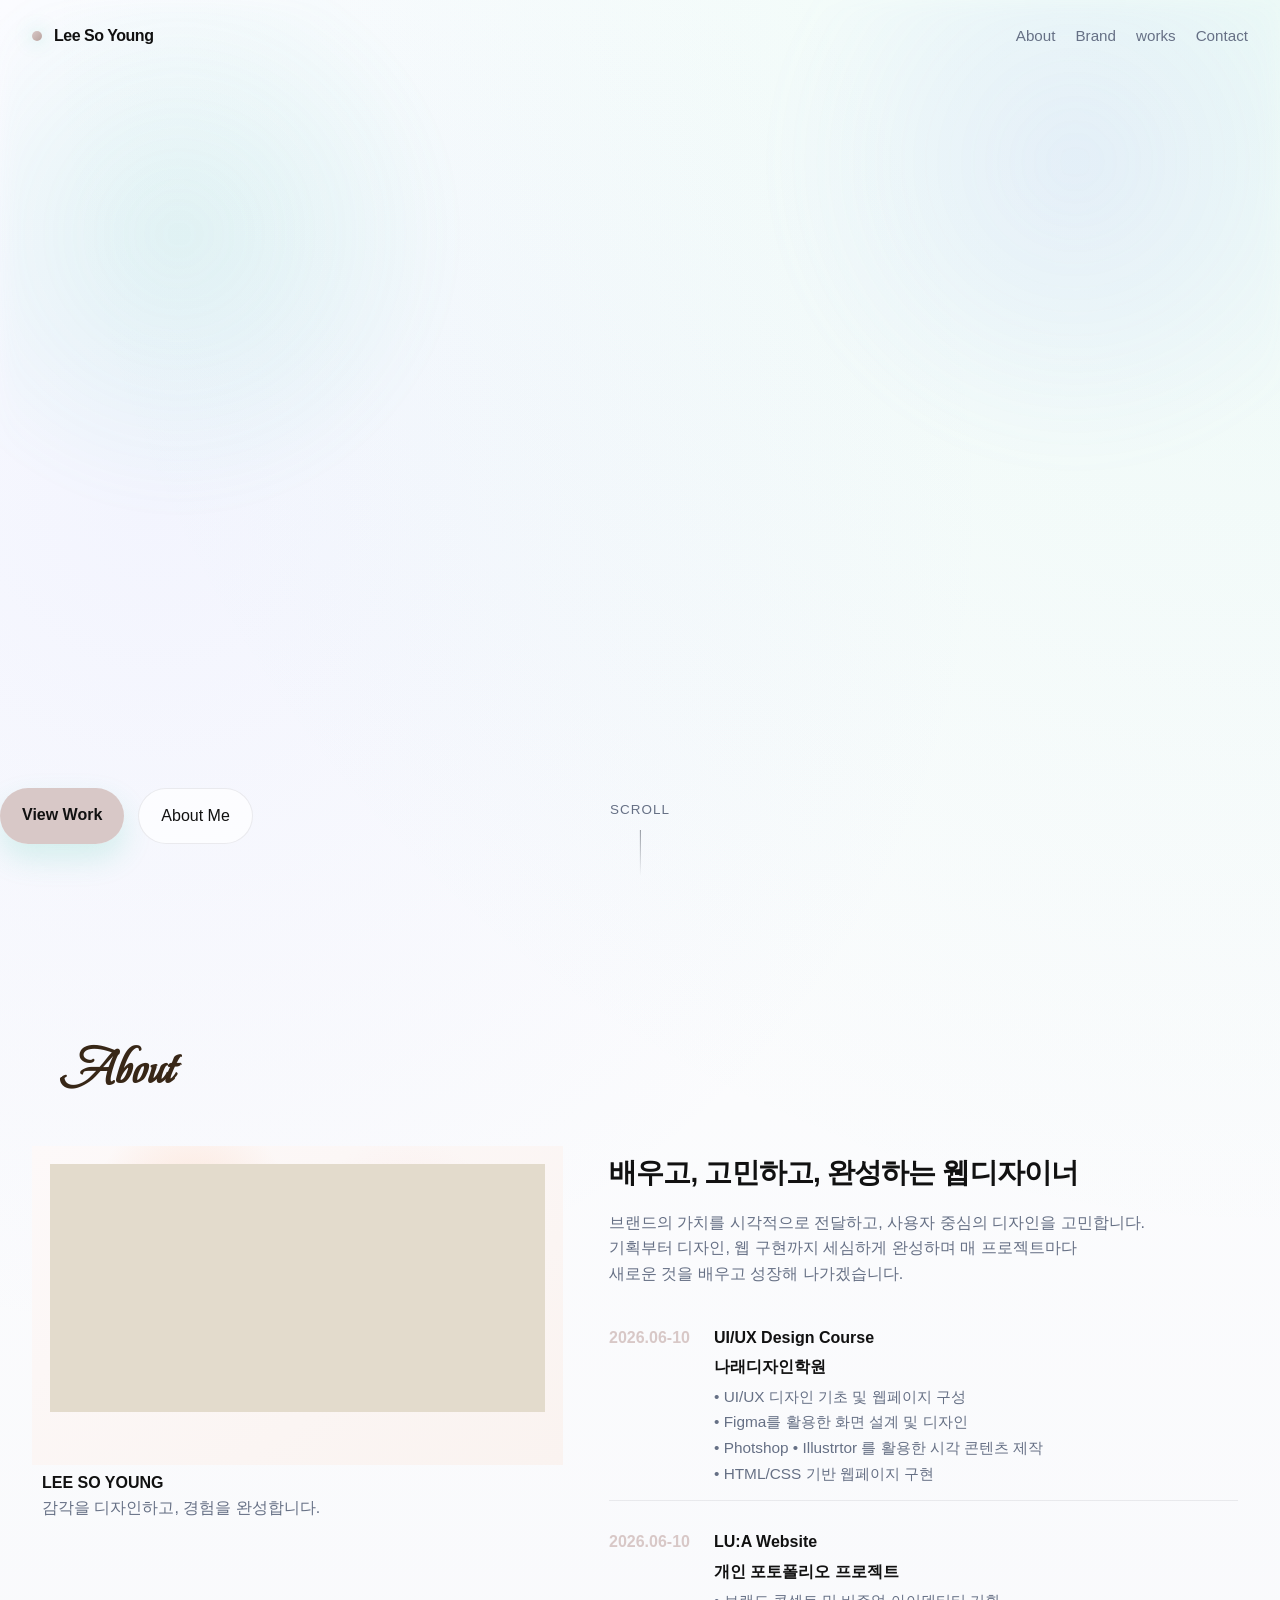
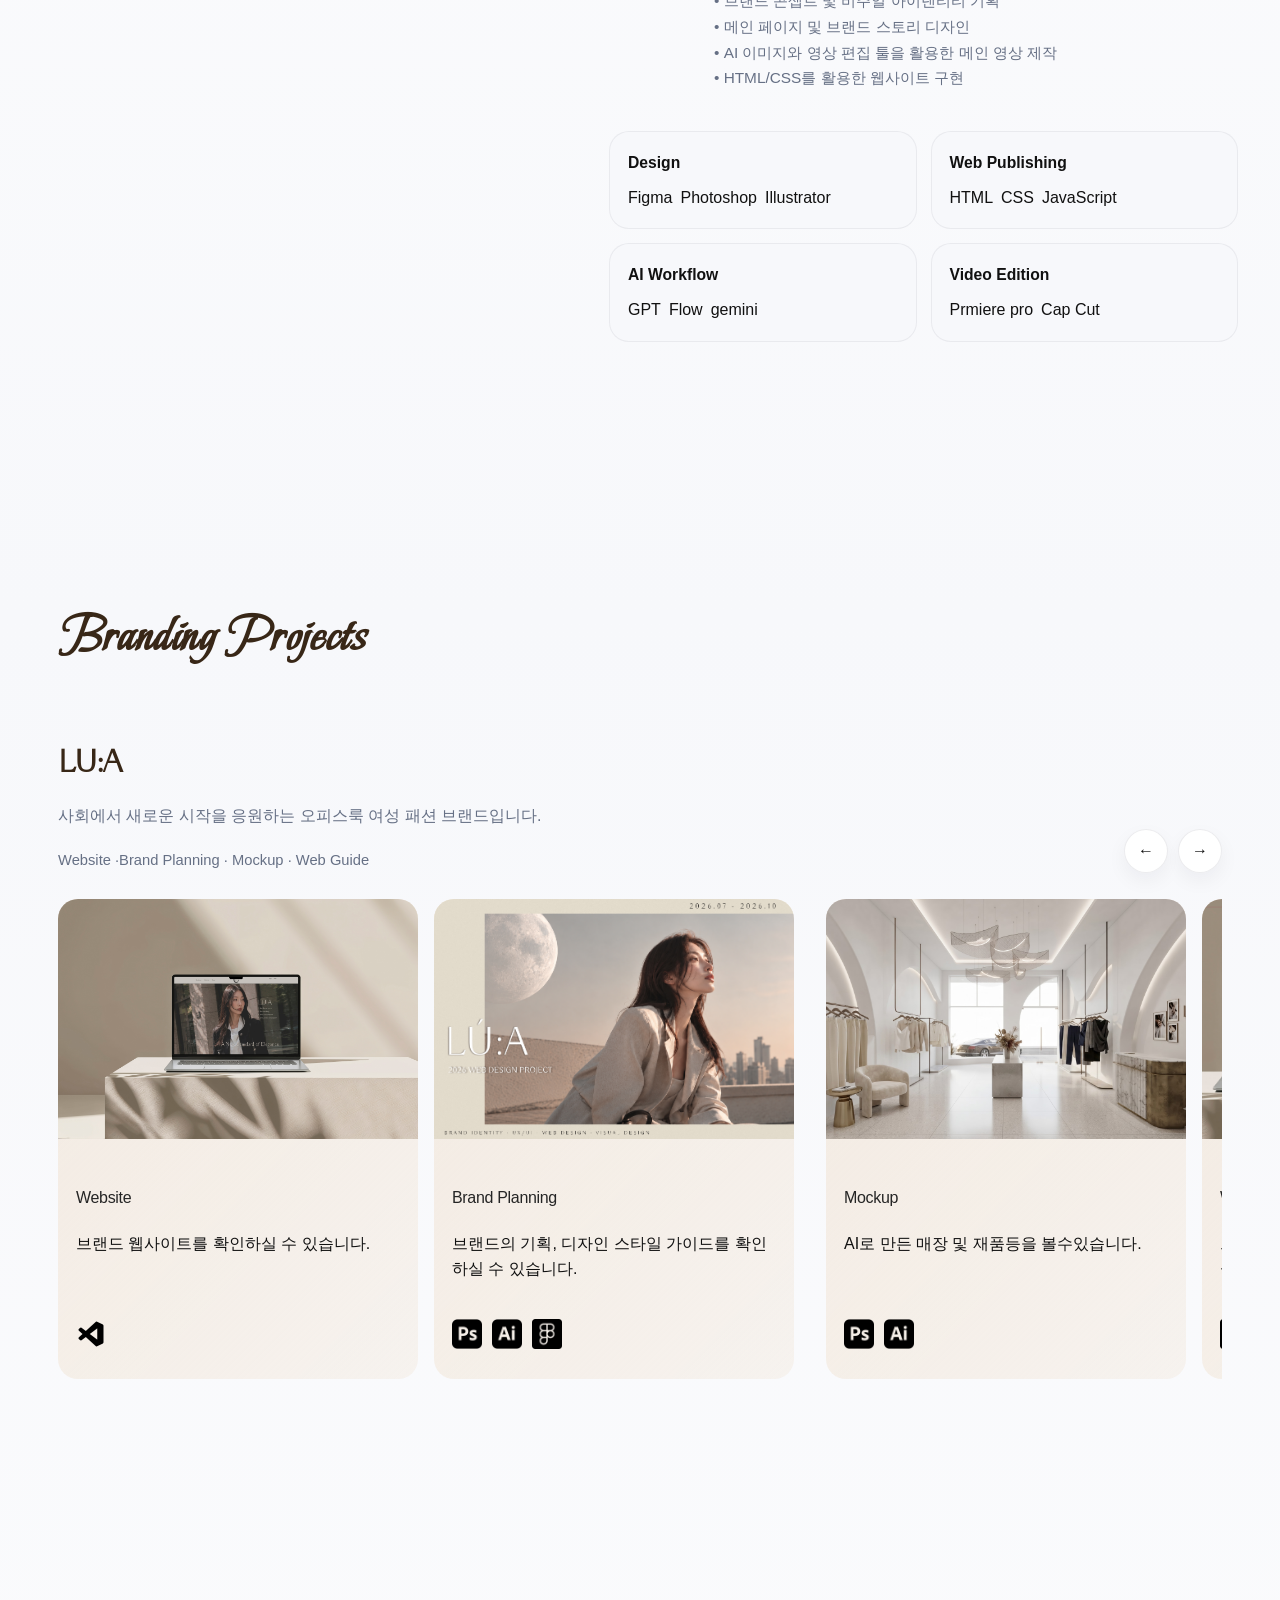
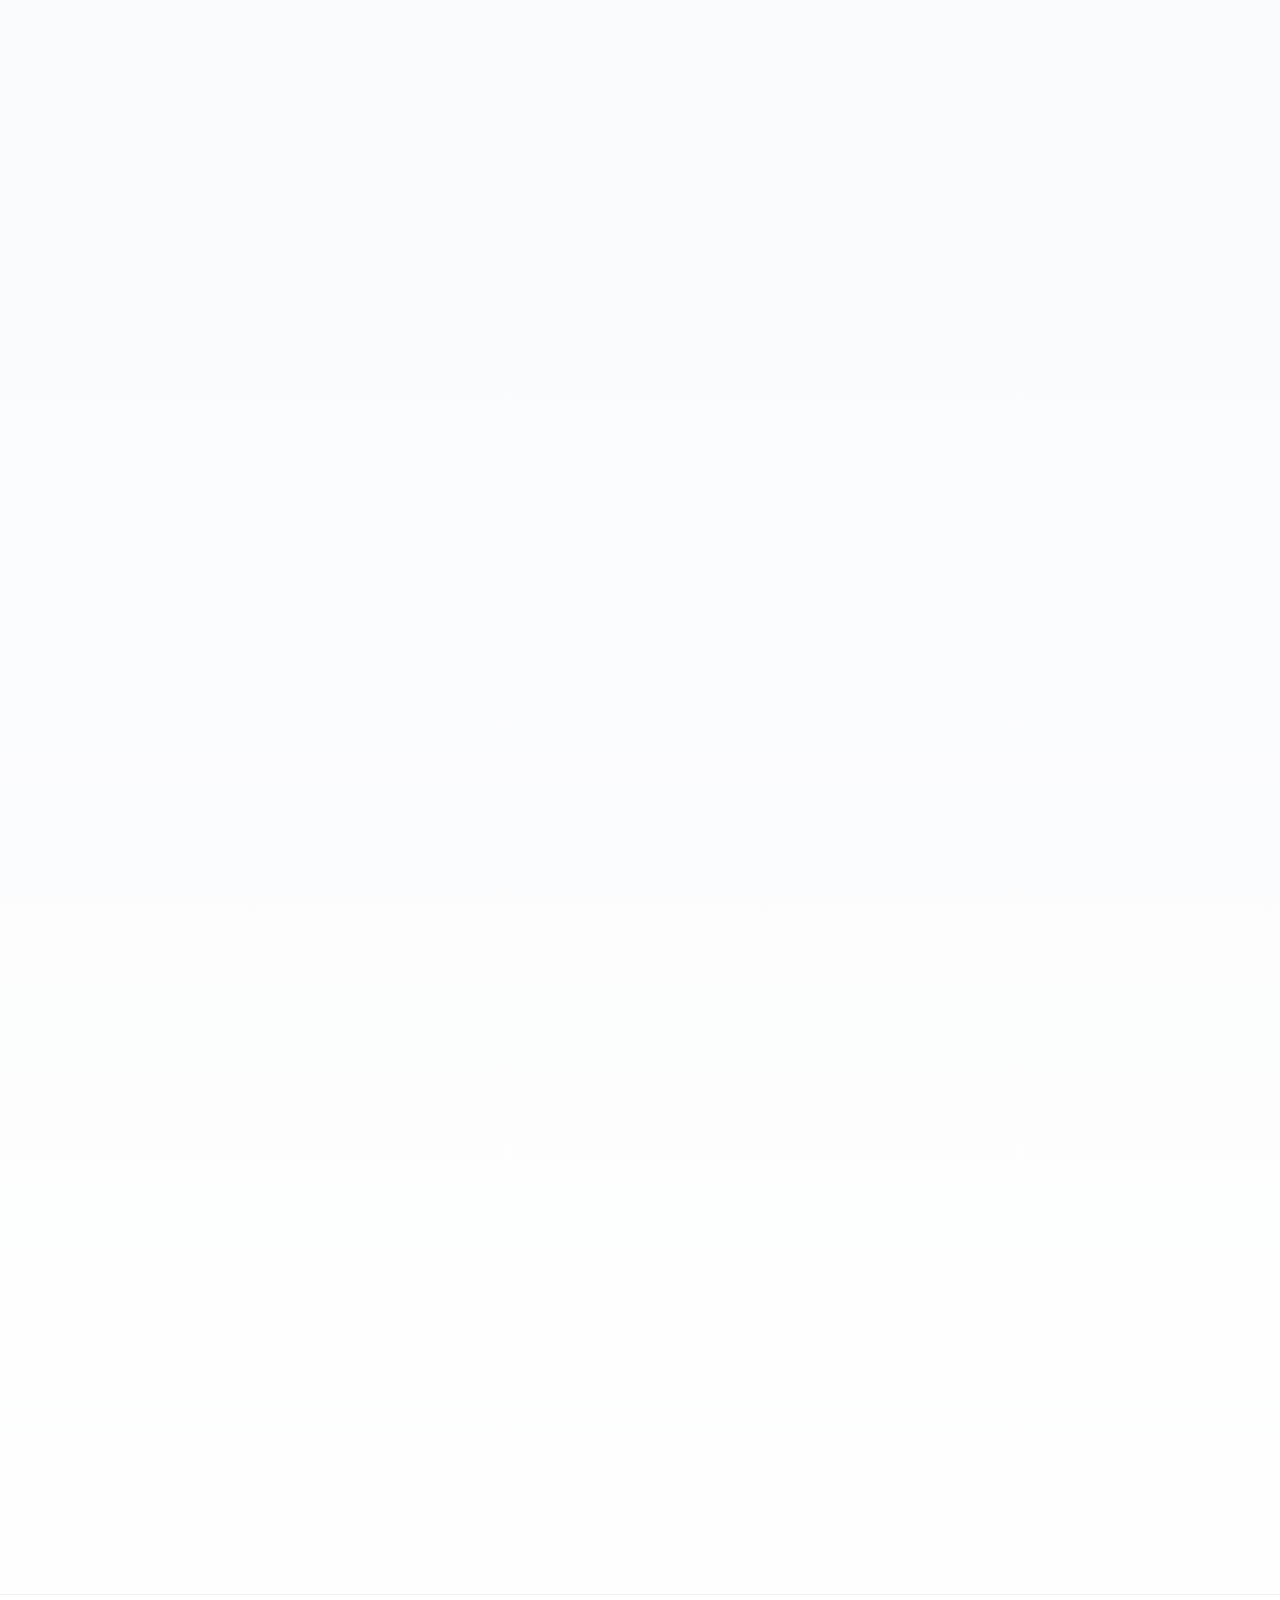
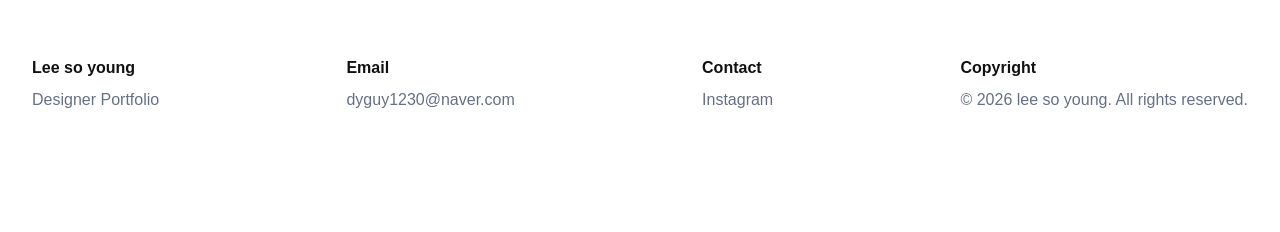
<file: index.html>
<!DOCTYPE html>
<html lang="ko">

<head>
  <meta charset="UTF-8" />
  <meta name="viewport" content="width=device-width, initial-scale=1.0" />
  <title>Portfolio</title>
  <!-- web폰트 연결 -->
  <link rel="preconnect" href="https://fonts.googleapis.com">
  <link rel="preconnect" href="https://fonts.gstatic.com" crossorigin>
  <link href="https://fonts.googleapis.com/css2?family=Beau+Rivage&display=swap" rel="stylesheet">
  <link href="https://fonts.googleapis.com/css2?family=Buda:wght@300&display=swap" rel="stylesheet">

  <link rel="shortcut icon" href="./assets/img/favicon.ico" type="image/x-icon">
  <link rel="stylesheet" href="assets/css/style.css">


</head>

<body>
  <header class="site-header" id="siteHeader">
    <nav class="nav">
      <a href="#hero" class="brand">Lee So Young</a>
      <div class="nav-links">
        <a href="#about">About</a>
        <a href="#branding">Brand</a>
        <a href="#works">works</a>
        <a href="#contact">Contact</a>
      </div>
    </nav>
  </header>

  <main>
    <section class="hero" id="hero">
      <video class="hero-video" autoplay muted loop playsinline preload="metadata">
        <source src="assets/video/main-demo.mp4" type="video/mp4" />
      </video>
      <div class="hero-inner">
        <div class="hero-actions">
          <a class="btn btn-primary" href="#branding">View Work</a>
          <a class="btn btn-secondary" href="#about">About Me</a>
        </div>
      </div>

      <div class="scroll-indicator">Scroll</div>
    </section>

    <section class="section" id="about">
      <div class="container">
        <div class="section-head reveal reveal-scale">
          <div>
            <!-- <span class="eyebrow">이력과 기능을 함께 보여주는 소개 섹션</span> -->
            <h2 class="font">About</h2>
          </div>
          <!-- <p>
            단순한 자기소개가 아니라, 경력·작업 방향·도구 역량을 동시에 보여줄 수 있도록 설계한 영역입니다.
          </p> -->
        </div>

        <div class="about-grid">
          <article class="card profile-card reveal reveal-left">
            <div class="profile-media" style="background:
                radial-gradient(circle at 30% 20%, rgba(255, 145, 81, 0.18), transparent 22%),
                radial-gradient(circle at 70% 30%, rgba(255, 189, 189, 0.18), transparent 24%),
                linear-gradient(145deg, #fdf9f9 0%, #faf3f0 100%);
                position: relative; overflow: hidden;">
              <div style="position:absolute; inset:18px;">
                <video class="thumb-video" autoplay loop muted playsinline preload="metadata">
                  <source src="./assets/video/frofile.mp4" type="video/mp4" />
                </video>
              </div>
              <div style="position:relative; z-index:1; text-align:center; color:#fff;">
                <!-- <strong style="display:block; color:#fff; font-size:1.1rem; margin-bottom:8px;">Profile
                  Visual</strong>
                <span>Image / Motion Portrait Placeholder</span> -->
              </div>
            </div>
            <div class="profile-body">
              <strong>LEE SO YOUNG</strong><br />
              <span style="color: var(--text-muted);">감각을 디자인하고, 경험을 완성합니다.</span>
            </div>
          </article>

          <article class="card about-body reveal reveal-right">
            <h3>배우고, 고민하고, 완성하는 웹디자이너</h3>
            <p>
              브랜드의 가치를 시각적으로 전달하고, 사용자 중심의 디자인을 고민합니다.
              <br>기획부터 디자인, 웹 구현까지 세심하게 완성하며 매 프로젝트마다
              <br>새로운 것을 배우고 성장해 나가겠습니다.
            </p>

            <div class="timeline">
              <div class="timeline-item">
                <div class="timeline-year">2026.06-10</div>
                <div class="timeline-role">
                  <strong>UI/UX Design Course</strong>
                  <strong>나래디자인학원</strong>
                  <span>• UI/UX 디자인 기초 및 웹페이지 구성</span>
                  <br><span>• Figma를 활용한 화면 설계 및 디자인</span>
                  <br><span>• Photshop • Illustrtor 를 활용한 시각 콘텐츠 제작</span>
                  <br><span>• HTML/CSS 기반 웹페이지 구현</span>
                </div>
              </div>
              <div class="timeline-item">
                <div class="timeline-year">2026.06-10</div>
                <div class="timeline-role">
                  <strong>LU:A Website</strong>
                  <strong>개인 포토폴리오 프로젝트</strong>
                  <span>• 브랜드 콘셉트 및 비주얼 아이덴티티 기획</span>
                  <br><span>• 메인 페이지 및 브랜드 스토리 디자인</span>
                  <br><span>• AI 이미지와 영상 편집 툴을 활용한 메인 영상 제작</span>
                  <br><span>• HTML/CSS를 활용한 웹사이트 구현</span>
                </div>
              </div>
              <!-- <div class="timeline-item">
                <div class="timeline-year">Career</div>
                <div class="timeline-role">
                  <strong>Branding / Design / Education</strong>
                  <span>브랜드 기획, 시각디자인, 콘텐츠 제작, 웹 기획·프론트엔드 연계</span>
                </div>
              </div> -->
            </div>

            <div class="skills">
              <section class="skill-group">
                <h4>Design</h4>
                <div class="skill-tags">
                  <span class="tag">Figma</span>
                  <span class="tag">Photoshop</span>
                  <span class="tag">Illustrator</span>
                </div>
              </section>
              <section class="skill-group">
                <h4>Web Publishing</h4>
                <div class="skill-tags">
                  <span class="tag">HTML</span>
                  <span class="tag">CSS</span>
                  <span class="tag">JavaScript</span>
                </div>
              </section>
              <section class="skill-group">
                <h4>AI Workflow</h4>
                <div class="skill-tags">
                  <span class="tag">GPT</span>
                  <span class="tag">Flow</span>
                  <span class="tag">gemini</span>
                </div>
              </section>
              <section class="skill-group">
                <h4>Video Edition</h4>
                <div class="skill-tags">
                  <span class="tag">Prmiere pro</span>
                  <span class="tag">Cap Cut</span>
                </div>
              </section>

            </div>
          </article>
        </div>
      </div>
    </section>

    <section class="section" id="branding">
      <div class="container">
        <div class="section-head reveal reveal-scale">
          <div>
            <!-- <span class="eyebrow">브랜드별 한 줄 구성으로 세부 결과물을 미리 보기</span> -->
            <h2>Branding Projects</h2>
          </div>
          <!-- <p>
            각 브랜드마다 브랜드기획, 목업, 웹가이드, 웹사이트를 각각 별도 썸네일로 구성하고,
            한 줄 슬라이드 안에서 빠르게 훑어볼 수 있도록 재구성했습니다.
            <br>페이지 이동 후, 좀 더 자세한 작업 내용을 확인할 수 있습니다.
          </p> -->
        </div>

        <div class="brand-stack">
          <section class="card brand-row reveal reveal-scale">
            <div class="brand-info brand1_color">
              <!-- 브랜드별 색상  brand1_color-->

              <h3>LU:A</h3>
              <p>
                사회에서 새로운 시작을 응원하는 오피스룩 여성 패션 브랜드입니다.
              </p>
              <!-- <div class="brand-meta">
                <span class="tag"><a href="#" target="_blank">Identity</a></span>
                <span class="tag"><a href="#" target="_blank">Design BX</a></span>
                <span class="tag"><a href="#" target="_blank">Web Guide</a></span>
                <span class="tag point-color"><a href="#" target="_blank">Web Site</a></span>
                <span class="tag"><a href="#" target="_blank">Video Guide</a></span>
                <span class="tag"><a href="#" target="_blank">App</a></span>
              </div> -->
            </div>

            <div>
              <div class="brand-slider-head">
                <span class="brand-slider-title">Website ·Brand Planning · Mockup · Web Guide</span>
                <div class="slider-controls">
                  <button class="slider-btn" type="button" data-slider-prev="brandTrack01">←</button>
                  <button class="slider-btn" type="button" data-slider-next="brandTrack01">→</button>
                </div>
              </div>
              <div class="brand-track slider-track" id="brandTrack01">
                <article class="thumb-card brand-thumb">
                  <!-- <video class="thumb-video" autoplay muted loop playsinline><source src="assets/brand-02-site.mp4" type="video/mp4" /></video> -->
                  <a href="https://is75326979-coder.github.io/LU-A/" target="_blank">
                    <img src="assets/img/brand_thumbnail_sample.jpg" alt="brand">
                    <div class="thumb-overlay">
                      <strong>Website</strong>
                      <p class="thumb-explanation">브랜드 웹사이트를 확인하실 수 있습니다.</p>

                      <p class="skills-icon">
                        <img src="assets/img/vs_code.png" alt="icon">
                      </p>
                    </div>
                    <div class="thumb-overlay"><strong></strong><span></span></div>
                  </a>
                </article>

                <article class="thumb-card brand-thumb">
                  <a href="./guide/brandingplanning.html" target="_blank">
                    <img src="./guide/images/brandplanning3.png" alt="brand">

                    <!-- <a href="#" target="_blank">
                    <img src="assets/img/brand_thumbnail_sample.jpg" alt="brand">
                  </a> -->
                    <div class="thumb-overlay">
                      <strong>Brand Planning</strong>
                      <p class="thumb-explanation">브랜드의 기획, 디자인 스타일 가이드를 확인하실 수 있습니다.</p>
                      <p class="skills-icon">
                        <img src="assets/img/photoshop.png" alt="icon">
                        <img src="assets/img/illustrator.png" alt="icon">
                        <img src="./assets/img/figma.png" alt="icon">
                      </p>
                    </div>
                </article>
                </a>
                <article class="thumb-card brand-thumb">
                  <!-- <video class="thumb-video" autoplay muted loop playsinline><source src="assets/brand-02-mockup.mp4" type="video/mp4" /></video> -->
                  <a href="./guide/mockup.html" target="_blank">
                    <img src="./assets/img/mockup.jpeg" alt="brand">
                    <div class="thumb-overlay">
                      <strong>Mockup</strong>
                      <p class="thumb-explanation">AI로 만든 매장 및 재품등을 볼수있습니다.</p>
                      <p class="skills-icon">
                        <img src="assets/img/photoshop.png" alt="icon">
                        <img src="assets/img/illustrator.png" alt="icon">
                      </p>
                    </div>
                  </a>
                </article>

                <article class="thumb-card brand-thumb">
                  <a href="./guide/web_guide.html" target="_blank">
                    <img src="./guide/images/webguide1.png" alt="brand">
                    <div class="thumb-overlay">
                      <strong>Web Guide</strong>
                      <p class="thumb-explanation">브랜드 사이트의 설계, 시안 디자인을 확인하실 수 있습니다.</p>
                      <p class="skills-icon">
                        <img src="assets/img/figma.png" alt="icon">
                        <img src="assets/img/photoshop.png" alt="icon">
                        <img src="assets/img/illustrator.png" alt="icon">
                      </p>
                    </div>
                  </a>
                </article>
              </div>
            </div>
          </section>



          <section class="section" id="works">
            <div class="container">
              <div class="section-head reveal reveal-scale">
                <div>
                  <!-- <span class="eyebrow">포스터, 배너, 카드뉴스, 릴스·영상 작업을 구성/span> -->
                  <h2>Visual Content</h2>
                </div>
                <!-- <p>
            정지형 비주얼 작업은 한 줄 안에서 함께 보여주고, 영상 작업은 별도 행으로 분리해 흐름이 자연스럽도록 정리했습니다.
          </p> -->
              </div>

              <div class="works-stack">
                <section class="card work-row reveal reveal-scale">
                  <div class="work-row-head">
                    <div>
                      <h3>Posters · Banners · Card News</h3>
                      <p>포스터, 디지털 배너, 카드뉴스를 팝업을 통해 자세히 확인하실 수 있습니다.</p>
                    </div>
                    <div class="slider-controls">
                      <button class="slider-btn" type="button" data-slider-prev="visualTrack">←</button>
                      <button class="slider-btn" type="button" data-slider-next="visualTrack">→</button>
                    </div>
                  </div>
                  <div class="thumb-track slider-track" id="visualTrack">
                    <!-- poster / banner / cardnews / reels 모달 전용 큰 이미지는 data-modal-media="assets/img/원하는파일.jpg" 로 직접 지정 -->
                    <!-- 카드별 모달 비율은 data-modal-ratio="가로 / 세로" 형식으로 지정: 예) 1200 / 628, 1 / 1, 9 / 16, 1080 / 1350 -->
                    <!-- <article class="poster-thumb thumb-card modal-card" data-modal-type="poster"
                data-modal-label="Poster Project" data-modal-title="Poster Series A"
                data-modal-description="이벤트 홍보용 포스터 시리즈입니다. 타이포그래피와 무드 중심의 키비주얼 작업입니다." data-modal-role="Poster Design"
                data-modal-tools="Photoshop, Illustrator"
                data-modal-summary="전시/행사 성격의 키비주얼 포스터 시리즈입니다. 메인 타이포와 무드 중심 그래픽으로 메시지를 압축해 전달합니다."
                data-modal-meta1-label="Format" data-modal-meta1-value="A2 Poster / Digital Adaptation"
                data-modal-meta2-label="Client" data-modal-meta2-value="Brand Campaign" data-modal-meta3-label="Year"
                data-modal-meta3-value="2026" data-modal-meta4-label="Concept"
                data-modal-meta4-value="Bold Type / Minimal Mood" data-modal-tags="Typography, Campaign, Key Visual"
                data-modal-note-title="Editable Note"
                data-modal-note="이 영역은 포스터 전용 메모 박스입니다. 전시 개요, 인쇄 사양, 제작 포인트 등으로 자유롭게 수정하면 됩니다."
                data-modal-video="Poster motion teaser area" data-modal-link="https://example.com"
                data-modal-media="assets/img/poster_thumbnail_sample.jpg" data-modal-ratio="3 / 4">
                <video class="thumb-video" muted loop playsinline preload="metadata">
                  <source src="assets/video/poster.mp4" type="video/mp4" />
                </video>
                <div class="thumb-overlay"><strong>Poster Series A</strong><span>Campaign / Event Visual</span></div>
              </article> -->

                    <!-- <article class="poster-thumb thumb-card modal-card" data-modal-type="poster" data-modal-label="Poster"
                data-modal-title="Poster Series B" data-modal-description="브랜드 포스터 시리즈입니다."
                data-modal-role="Poster Design" data-modal-tools="Photoshop"
                data-modal-summary="브랜드 무드를 중심으로 전개한 포스터 시리즈입니다." data-modal-meta1-label="Format"
                data-modal-meta1-value="B1 / SNS Poster" data-modal-meta2-label="Client"
                data-modal-meta2-value="Brand Promotion" data-modal-meta3-label="Year" data-modal-meta3-value="2026"
                data-modal-meta4-label="Concept" data-modal-meta4-value="Graphic Mood"
                data-modal-tags="Poster, Branding" data-modal-note-title="Editable Note"
                data-modal-note="포스터 프로젝트 설명을 여기서 직접 바꿀 수 있습니다." data-modal-video="Poster preview"
                data-modal-link="https://example.com" data-modal-media="assets/img/poster_thumbnail_sample.jpg"
                data-modal-ratio="5 / 7">
                <video class="thumb-video" muted loop playsinline preload="metadata">
                  <source src="assets/video/poster.mp4" type="video/mp4" />
                </video>
                <div class="thumb-overlay"><strong>Poster Series B</strong><span>Brand / Promotion</span></div>
              </article> -->

                    <article class="cardnews-thumb thumb-card modal-card" data-modal-type="cardnews"
                      data-modal-label="Card News Project" data-modal-title="29cm 카카오톡 비지니스 배너"
                      data-modal-description="인스타그램 캐러셀 형식의 카드뉴스입니다. 첫 장에서 주제를 제시하고 뒤로 갈수록 정보 흐름이 이어지도록 구성했습니다."
                      data-modal-role="Card News Design" data-modal-tools="Photoshop, Illustrator"
                      data-modal-summary="인스타그램 캐러셀 형식의 카드뉴스입니다. 11월 부산의 전시회를 주제로 11월 부터 시작하는 전시회 정보를 담았습니다."
                      data-modal-meta1-label="Topic" data-modal-meta1-value="Brand Story" data-modal-meta2-label="Pages"
                      data-modal-meta2-value="6 Pages" data-modal-meta3-label="Flow"
                      data-modal-meta3-value="Cover → Info → CTA" data-modal-meta4-label="Style"
                      data-modal-meta4-value="Editorial Carousel" data-modal-tags="Card News"
                      data-modal-note-title="Editable Note"
                      data-modal-note="카드뉴스는 페이지 흐름, 표지 방향, 정보 구성 방식 등을 이 박스에서 자유롭게 수정할 수 있습니다."
                      data-modal-video="Card news preview" data-modal-extra-link="https://www.figma.com/proto/Xt7W52fGIlCZyb9WJOMfb5/29cm?node-id=1-328&viewport=513%2C26%2C0.23&t=pZBoCHeggMbklnaN-1&scaling=scale-down&content-scaling=fixed&starting-point-node-id=1%3A328&page-id=1%3A326"
                      data-modal-images="./assets/img/cardnews/29cm1.png|./assets/img/cardnews/29cm2.png|./assets/img/cardnews/29cm3.png|./assets/img/cardnews/29cm4.png">
                      <div class="thumb-image">
                        <img src="./assets/img/cardnews/29cm1.png" alt="card news">
                      </div>
                      <div class="thumb-overlay bg"><strong>Card News</strong><span>29cm 카카오톡 비지니스 배너</span>
                      </div>
                    </article>

                    <article class="cardnews-thumb thumb-card modal-card" data-modal-type="cardnews"
                      data-modal-label="Card News Project" data-modal-title="세포랩 바이오제닉 에센스"
                      data-modal-description="하이드레이션으로 업그레이 되어 돌아온 세포랩 바이오제닉 에센스의 성분정보를 담았습니다."
                      data-modal-role="Card News Design" data-modal-tools="Photoshop, Illustrator"
                      data-modal-summary="인스타그램 캐러셀 형식의 카드뉴스입니다. 11월 부산의 전시회를 주제로 11월 부터 시작하는 전시회 정보를 담았습니다."
                      data-modal-meta1-label="Topic" data-modal-meta1-value="Brand Story" data-modal-meta2-label="Pages"
                      data-modal-meta2-value="6 Pages" data-modal-meta3-label="Flow"
                      data-modal-meta3-value="Cover → Info → CTA" data-modal-meta4-label="Style"
                      data-modal-meta4-value="Editorial Carousel" data-modal-tags="Card News"
                      data-modal-note-title="Editable Note"
                      data-modal-note="카드뉴스는 페이지 흐름, 표지 방향, 정보 구성 방식 등을 이 박스에서 자유롭게 수정할 수 있습니다."
                      data-modal-video="Card news preview" data-modal-link="https://example.com"
                      data-modal-images="./assets/img/cardnews/cepolap1.png|./assets/img/cardnews/cepolap2.png|./assets/img/cardnews/cepolap3.png|./assets/img/cardnews/cepolap4.png">
                      <div class="thumb-image">
                        <img src="./assets/img/cardnews/cepolap1.png" alt="card news">
                      </div>
                      <div class="thumb-overlay bg"><strong>Card News</strong><span>세포랩 바이오제닉 에센스</span>
                      </div>
                    </article>




                    <article class="cardnews-thumb thumb-card modal-card" data-modal-type="cardnews"
                      data-modal-label="Card News Project" data-modal-title="박준뷰티랩 x 잔망루피"
                      data-modal-description="인스타그램 캘러셀 형식의 카드뉴스입니다. 박준뷰티랩과 잔망루피가 만나 콜라보를 했다는 정보와 사은품 증정 제품의 효과 정보를 담았습니다"
                      data-modal-role="Card News Design" data-modal-tools="Photoshop, Illustrator"
                      data-modal-summary="인스타그램 캐러셀 형식의 카드뉴스입니다. 11월 부산의 전시회를 주제로 11월 부터 시작하는 전시회 정보를 담았습니다."
                      data-modal-meta1-label="Topic" data-modal-meta1-value="Brand Story" data-modal-meta2-label="Pages"
                      data-modal-meta2-value="6 Pages" data-modal-meta3-label="Flow"
                      data-modal-meta3-value="Cover → Info → CTA" data-modal-meta4-label="Style"
                      data-modal-meta4-value="Editorial Carousel" data-modal-tags="Card News"
                      data-modal-note-title="Editable Note"
                      data-modal-note="카드뉴스는 페이지 흐름, 표지 방향, 정보 구성 방식 등을 이 박스에서 자유롭게 수정할 수 있습니다."
                      data-modal-video="Card news preview" data-modal-link="https://example.com"
                      data-modal-images="./assets/img/cardnews/loopy1.png|./assets/img/cardnews/loopy2.png|./assets/img/cardnews/loopy3.png|./assets/img/cardnews/loopy4.png|./assets/img/cardnews/loopy5.png|">
                      <div class="thumb-image">
                        <img src="./assets/img/cardnews/loopy1.png" alt="card news">
                      </div>
                      <div class="thumb-overlay bg"><strong>Card News</strong><span>박준뷰티랩 x 잔망루피</span>
                      </div>
                    </article>



                    <article class="cardnews-thumb thumb-card modal-card" data-modal-type="cardnews"
                      data-modal-label="Card News Project" data-modal-title="11월 부산 전시 모음"
                      data-modal-description="인스타그램 캐러셀 형식의 카드뉴스입니다. 11월 부산의 전시회를 주제로 11월 부터 시작하는 전시회 정보를 담았습니다."
                      data-modal-role="Card News Design" data-modal-tools="Photoshop, Illustrator"
                      data-modal-summary="인스타그램 캐러셀 형식의 카드뉴스입니다. 11월 부산의 전시회를 주제로 11월 부터 시작하는 전시회 정보를 담았습니다."
                      data-modal-meta1-label="Topic" data-modal-meta1-value="Brand Story" data-modal-meta2-label="Pages"
                      data-modal-meta2-value="6 Pages" data-modal-meta3-label="Flow"
                      data-modal-meta3-value="Cover → Info → CTA" data-modal-meta4-label="Style"
                      data-modal-meta4-value="Editorial Carousel" data-modal-tags="Card News"
                      data-modal-note-title="Editable Note"
                      data-modal-note="카드뉴스는 페이지 흐름, 표지 방향, 정보 구성 방식 등을 이 박스에서 자유롭게 수정할 수 있습니다."
                      data-modal-video="Card news preview" data-modal-link="https://example.com"
                      data-modal-images="assets/img/CardNews1.png|assets/img/CardNews2.png|assets/img/CardNews3.png|assets/img/CardNews4.png|assets/img/CardNews5.png|assets/img/CardNews6.png"
                      data-modal-ratio="1 / 1">
                      <div class="thumb-image">
                        <img src="assets/img/CardNews1.png" alt="card news">
                      </div>
                      <div class="thumb-overlay bg"><strong>Card News</strong><span>11월 부산 전시 모음</span>
                      </div>
                    </article>

                    <article class="cardnews-thumb thumb-card modal-card" data-modal-type="cardnews"
                      data-modal-label="Card News" data-modal-title="러쉬 x 조이앤프렌즈 리미티드 콜라보"
                      data-modal-description="카카오톡 홍보물 형식의 카드뉴스입니다. 리미티드제품 소개와 사은품 증정 정보를 넣고 배쓰 밤 사용법을 넣어 제품에 대한 정보를 최대한 많이 반영을 했습니다."
                      data-modal-role="Card News Design" data-modal-tools="Photoshop, Figma"
                      data-modal-summary="정보 전달 중심의 프로모션 카드뉴스입니다." data-modal-meta1-label="Topic"
                      data-modal-meta1-value="Promotion" data-modal-meta2-label="Pages" data-modal-meta2-value="7 Pages"
                      data-modal-meta3-label="Flow" data-modal-meta3-value="Intro → Detail → CTA"
                      data-modal-meta4-label="Style" data-modal-meta4-value="Clean Info Layout"
                      data-modal-tags="Promotion, Information" data-modal-note-title="Editable Note"
                      data-modal-note="카드뉴스 프로젝트용 자유 메모 영역입니다." data-modal-video="Card news preview"
                      data-modal-link="https://example.com"
                      data-modal-images="./assets/img/cardnews/lush1.png|./assets/img/cardnews/lush2.png|./assets/img/cardnews/lush3.png|./assets/img/cardnews/lush4.png|./assets/img/cardnews/lush5.png|">
                      <div class="thumb-image">
                        <img src="./assets/img/cardnews/lush1.png" alt="card news">
                      </div>
                      <div class="thumb-overlay bg"><strong>Card News</strong><span>러쉬 x 조이앤프렌즈 리미티드 콜라보</span>
                      </div>
                    </article>





                  </div>
                </section>

                <section class="card work-row reveal reveal-scale">
                  <div class="work-row-head">
                    <div>
                      <h3>Reels & Videos</h3>
                      <p>릴스, 숏폼, 모션 중심 작업물로 영상에 마우스를 가져가면 영상이 플레이 됩니다.</p>
                    </div>
                    <div class="slider-controls">
                      <button class="slider-btn" type="button" data-slider-prev="videoTrack">←</button>
                      <button class="slider-btn" type="button" data-slider-next="videoTrack">→</button>
                    </div>
                  </div>

                  <div class="thumb-track slider-track" id="videoTrack">
                    <article class="reels-thumb thumb-card modal-card" data-modal-type="reels"
                      data-modal-title="LU:A daily collection"
                      data-modal-description="LU:A 데일리룩 신상을 모아 화보컷으로 연출해 인스타그램 숏츠로 만든 영상입니다"
                      data-modal-role="Instagram Short-form" data-modal-tools="Premiere Pro, Flow"
                      data-modal-meta1-label="Format" data-modal-meta1-value="9:16 Vertical"
                      data-modal-meta2-label="Duration" data-modal-meta2-value="10 sec"
                      data-modal-tags="Ad Motion, Short-form" data-modal-note-title="Editable Note"
                      data-modal-note="Flow에서 만든 모델과 코디를 바탕으로 화보텃을 따로 만들어 영상을 만든후 3개의 영상을 Premiere Pro로 영상을 합쳐 모션을 추가하여 만든 결과물입니다."
                      data-modal-link="https://example.com" data-modal-media="./assets/video/LUA_shorts.mp4">
                      <video class="thumb-video" muted loop playsinline preload="metadata">
                        <source src="./assets/video/LUA_shorts.mp4" type="video/mp4" />
                      </video>
                      <div class="thumb-play-button" aria-hidden="true">
                        <span class="thumb-play-icon"></span>
                      </div>
                      <div class="thumb-overlay">
                        <strong>LU:A daily collection</strong>
                        <span>Instagram Short-form</span>
                      </div>
                    </article>

                    <article class="reels-thumb thumb-card modal-card" data-modal-type="reels"
                      data-modal-title="LU:A daily collection 2" data-modal-description="루아의 도시일상적인 코디를 담은 숏츠 화보 영상입니다."
                      data-modal-role="Instagram Short-form" data-modal-tools="Premiere Pro"
                      data-modal-meta1-label="Format" data-modal-meta1-value="9:16 Vertical"
                      data-modal-meta2-label="Duration" data-modal-meta2-value="10 sec" data-modal-tags="Intro, Reels"
                      data-modal-note-title="Editable Note" data-modal-note="인트로 릴스 E에 대한 설명입니다."
                      data-modal-link="https://example.com" data-modal-media="./assets/video/LUA_shorts2.mp4">
                      <video class="thumb-video" muted loop playsinline preload="metadata">
                        <source src="./assets/video/LUA_shorts2.mp4" type="video/mp4" />
                      </video>
                      <div class="thumb-play-button" aria-hidden="true">
                        <span class="thumb-play-icon"></span>
                      </div>
                      <div class="thumb-overlay">
                        <strong>LU:A daily collection 2</strong>
                        <span>Instagram Short-form</span>
                      </div>
                    </article>

                    <article class="reels-thumb thumb-card modal-card" data-modal-type="reels"
                      data-modal-title="세포랩 AI 광고 숏츠" data-modal-description="세포랩 제품을 AI 미니어처 들이 연구하고 테스트하는 과정을 담은 광고형 숏츠 영상입니다."
                      data-modal-role="Motion Design" data-modal-tools="Flow" data-modal-meta1-label="Format"
                      data-modal-meta1-value="9:16 Vertical" data-modal-meta2-label="Duration"
                      data-modal-meta2-value="10 sec" data-modal-tags="Brand Intro, Reel"
                      data-modal-note-title="Editable Note" data-modal-note="Flow에서 세포랩의 제품 이미지에 어울리는 미니어처들을 추가해 3장의 사진을 만들어 미니어처들이 움직이는 모션을 추가해 동영상을 만들었습니다. "
                      data-modal-link="https://example.com" data-modal-media="./assets/video/cepolap.mp4">
                      <video class="thumb-video" muted loop playsinline preload="metadata">
                        <source src="./assets/video/cepolap.mp4" type="video/mp4" />
                      </video>
                      <div class="thumb-play-button" aria-hidden="true">
                        <span class="thumb-play-icon"></span>
                      </div>
                      <div class="thumb-overlay">
                        <strong>세포랩 AI 광고 숏츠</strong>
                        <span>Brand Short-form</span>
                      </div>
                    </article>

                    <article class="reels-thumb thumb-card modal-card" data-modal-type="reels"
                      data-modal-title="Reel Project A" data-modal-description="아기고양이가 엄마를 찾아 모험을 떠나는 이야기 입니다."
                      data-modal-role="Instagram Short-form" data-modal-tools="Flow, Chat GPT"
                      data-modal-meta1-label="Format" data-modal-meta1-value="9:16 Vertical"
                      data-modal-meta2-label="Duration" data-modal-meta2-value="10 sec"
                      data-modal-tags="Reels, Short-form, Motion" data-modal-note-title="Editable Note"
                      data-modal-note="Flow에서 캐릭터 생성을 하였고 만든캐릭터를 Chat GPT로 컨셉을 정하고 이미지를 받아 Flow에서 영상으로 만들었습니다"
                      data-modal-link="https://example.com" data-modal-media="./assets/video/babycat.mp4"
                      data-modal-ratio="9 / 16">
                      <video class="thumb-video" muted loop playsinline preload="metadata">
                        <source src="./assets/video/babycat.mp4" type="video/mp4" />
                      </video>
                      <div class="thumb-play-button" aria-hidden="true">
                        <span class="thumb-play-icon"></span>
                      </div>
                      <div class="thumb-overlay">
                        <strong>아기고양이의 모험</strong>
                        <span>Instagram Short-form</span>
                      </div>
                    </article>

                    <article class="reels-thumb thumb-card modal-card" data-modal-type="reels"
                      data-modal-title="Reel Project B" data-modal-description="모험을 떠난 아기고양이와 엄마와 재회하는 영상입니다."
                      data-modal-role="Instagram Short-form" data-modal-tools="Flow" data-modal-meta1-label="Format"
                      data-modal-meta1-value="9:16 Vertical" data-modal-meta2-label="Duration"
                      data-modal-meta2-value="10 sec" data-modal-tags="Campaign, Reels"
                      data-modal-note-title="Editable Note"
                      data-modal-note="Flow에서 만든 아이고양이를 바탕으로 엄마 고양이 캐릭터를 만들었고 아이고양이 이미지의 배경과 사슴 동물을 그대로 살려 엄마고양이가 사슴을 통해 재회하는 장면의 동영상을 만들었습니다"
                      data-modal-link="https://example.com" data-modal-media="./assets/video/momcat.mp4">
                      <video class="thumb-video" muted loop playsinline preload="metadata">
                        <source src="./assets/video/momcat.mp4" type="video/mp4" />
                      </video>
                      <div class="thumb-play-button" aria-hidden="true">
                        <span class="thumb-play-icon"></span>
                      </div>
                      <div class="thumb-overlay">
                        <strong>엄마와의 재회</strong>
                        <span>Instagram Short-form</span>
                      </div>
                    </article>

                    <article class="reels-thumb thumb-card modal-card" data-modal-type="reels"
                      data-modal-title="Reel Project C" data-modal-description="파자를 만드는 고양이 영상입니다."
                      data-modal-role="Instagram Short-form" data-modal-tools="Flow, Chat GPT"
                      data-modal-meta1-label="Format" data-modal-meta1-value="9:16 Vertical"
                      data-modal-meta2-label="Duration" data-modal-meta2-value="10 sec"
                      data-modal-tags="Brand Reel, Motion" data-modal-note-title="Editable Note"
                      data-modal-note="브랜드 릴스 C에 대한 메모를 자유롭게 기입하세요." data-modal-link="https://example.com"
                      data-modal-media="./assets/video/pizzacat.mp4">
                      <video class="thumb-video" muted loop playsinline preload="metadata">
                        <source src="./assets/video/pizzacat.mp4" type="video/mp4" />
                      </video>
                      <div class="thumb-play-button" aria-hidden="true">
                        <span class="thumb-play-icon"></span>
                      </div>
                      <div class="thumb-overlay">
                        <strong>피자가게 고양이</strong>
                        <span>Instagram Short-form</span>
                      </div>
                    </article>




                    <!-- <article class="reels-thumb thumb-card modal-card" data-modal-title="Reel Project F"
                data-modal-description="브랜드 인트로 영상입니다." data-modal-role="Motion Design / Short-form"
                data-modal-tools="Premiere Pro, AI Video" data-modal-video="Reel preview area"
                data-modal-link="https://example.com">
                <video class="thumb-video" muted loop playsinline preload="metadata">
                  <source src="assets/video/Reels_sample_01.mp4" type="video/mp4" />
                </video>
                <div class="thumb-play-button" aria-hidden="true">
                  <span class="thumb-play-icon"></span>
                </div>
                <div class="thumb-overlay">
                  <strong>Reel Project F</strong>
                  <span>Brand Intro</span>
                </div>
              </article> -->
                  </div>
                </section>
              </div>
            </div>
          </section>
  </main>

  <footer class="site-footer" id="contact">
    <div class="footer-grid">
      <div><strong>Lee so young</strong><span>Designer Portfolio</span></div>
      <div><strong>Email</strong><a href="mailto:dyguy1230@naver.com">dyguy1230@naver.com</a></div>
      <div><strong>Contact</strong><span>Instagram</span></div>
      <div><strong>Copyright</strong><span>© 2026 lee so young. All rights reserved.</span></div>
    </div>
  </footer>


  <div class="modal" id="portfolioModal" aria-hidden="true" role="dialog" aria-modal="true">
    <div class="modal-dialog">
      <button class="modal-close" type="button" aria-label="닫기">✕</button>
      <div class="modal-content">
        <div class="modal-gallery">
          <div class="modal-hero-wrap">
            <button class="modal-nav modal-nav-prev" id="modalPrev" type="button" aria-label="이전 이미지">←</button>
            <div class="modal-hero-media" id="modalHeroMedia">Main Preview</div>
            <button class="modal-nav modal-nav-next" id="modalNext" type="button" aria-label="다음 이미지">→</button>
            <div class="modal-page-indicator" id="modalPageIndicator">1 / 1</div>
          </div>
          <div class="modal-thumbs" id="modalThumbs">
            <div class="modal-thumb">Mockup 01</div>
            <div class="modal-thumb">Mockup 02</div>
            <div class="modal-thumb">Wireframe</div>
          </div>
        </div>

        <div class="modal-body" id="modalDynamicBody"></div>
      </div>
    </div>
  </div>

  <!-- ===== Modal layout templates: poster / banner / cardnews / reels 를 각각 직접 수정하세요 ===== -->
  <template id="modalTemplatePoster">
    <span class="modal-type-badge" data-field="badgeLabel">Poster Project</span>
    <div class="modal-summary-card">
      <strong data-field="title">Project Title</strong>
      <p data-field="description">Project description</p>
    </div>
    <div class="modal-meta-grid">
      <div class="modal-meta-card">
        <strong>Role</strong>
        <span data-field="role">Poster Design</span>
      </div>
      <div class="modal-meta-card">
        <strong>Tools</strong>
        <span data-field="tools">Photoshop, Illustrator</span>
      </div>

      <div>
        <strong style="display:block; margin-bottom:10px;">Keywords</strong>
        <div class="modal-tag-list" data-list="tags"></div>
      </div>


    </div>
  </template>

  <template id="modalTemplateBanner">
    <span class="modal-type-badge" data-field="badgeLabel">Banner Project</span>
    <div class="modal-summary-card">
      <strong data-field="title">Project Title</strong>
      <p data-field="description">Project description</p>
    </div>
    <div class="modal-meta-grid">
      <div class="modal-meta-card">
        <strong>Role</strong>
        <span data-field="role">Banner Design</span>
      </div>
      <div class="modal-meta-card">
        <strong>Tools</strong>
        <span data-field="tools">Photoshop, Figma</span>
      </div>

    </div>

    <div>
      <strong style="display:block; margin-bottom:10px;">Keywords</strong>
      <div class="modal-tag-list" data-list="tags"></div>
    </div>

  </template>

  <template id="modalTemplateCardnews">
    <span class="modal-type-badge" data-field="badgeLabel">Card News Project</span>
    <div class="modal-summary-card">
      <strong data-field="title">Project Title</strong>
      <p data-field="description">Project description</p>
    </div>

    <div class="modal-meta-card">
      <strong>Tools</strong>
      <span data-field="tools">Photoshop, Figma</span>
    </div>

    </div>

    <div>
      <strong style="display:block; margin-bottom:10px;">Keywords</strong>
      <div class="modal-tag-list" data-list="tags"></div>
    </div>

    <div class="modal-actions">
      <!-- <a class="modal-link" id="modalLink" href="#" target="_blank" rel="noreferrer noopener">Visit Website</a> -->
      <a class="modal-action-link" id="modalSubLink" href="#" target="_blank" rel="noreferrer noopener">View
        Campaign</a>
    </div>
  </template>

  <template id="modalTemplateReels">
    <span class="modal-type-badge" data-field="badgeLabel">Reels · Video Project</span>
    <div class="modal-summary-card">
      <strong data-field="title">Project Title</strong>
      <p data-field="description">Project description</p>
    </div>
    <div class="modal-meta-grid">
      <div class="modal-meta-card">
        <strong>Role</strong>
        <span data-field="role">Motion Design</span>
      </div>
      <div class="modal-meta-card">
        <strong>Tools</strong>
        <span data-field="tools">Premiere Pro, After Effects</span>
      </div>
      <div class="modal-meta-card">
        <strong data-field="meta1Label">Format</strong>
        <span data-field="meta1Value">9:16 Reel</span>
      </div>
      <div class="modal-meta-card">
        <strong data-field="meta2Label">Duration</strong>
        <span data-field="meta2Value">15s</span>
      </div>
    </div>
    <div>
      <strong style="display:block; margin-bottom:10px;">Keywords</strong>
      <div class="modal-tag-list" data-list="tags"></div>
    </div>
    <div class="modal-note-box">
      <strong data-field="noteTitle">Editable Note</strong>
      <p data-field="note">릴스/영상 프로젝트에 대한 설명, 연출 포인트, 업로드 채널 등을 자유롭게 수정하세요.</p>
    </div>

  </template>

  <template id="modalTemplateDefault">
    <span class="modal-type-badge" data-field="badgeLabel">Project Detail</span>
    <div class="modal-summary-card">
      <strong data-field="title">Project Title</strong>
      <p data-field="description">Project description</p>
    </div>
    <div class="modal-meta-grid">
      <div class="modal-meta-card">
        <strong>Role</strong>
        <span data-field="role">Role information</span>
      </div>
      <div class="modal-meta-card">
        <strong>Tools</strong>
        <span data-field="tools">Tool information</span>
      </div>
      <div class="modal-meta-card">
        <strong data-field="meta1Label">Info 01</strong>
        <span data-field="meta1Value">Value 01</span>
      </div>
      <div class="modal-meta-card">
        <strong data-field="meta2Label">Info 02</strong>
        <span data-field="meta2Value">Value 02</span>
      </div>
    </div>
    <div class="modal-note-box">
      <strong>Summary</strong>
      <p data-field="summary">Summary text</p>
    </div>
    <div>
      <strong style="display:block; margin-bottom:10px;">Keywords</strong>
      <div class="modal-tag-list" data-list="tags"></div>
    </div>
    <div class="modal-note-box">
      <strong data-field="noteTitle">Editable Note</strong>
      <p data-field="note">Write any note here.</p>
    </div>
    <div class="modal-actions">
      <a class="modal-link" id="modalLink" href="#" target="_blank" rel="noreferrer noopener">Visit Website</a>
      <a class="modal-action-link" id="modalSubLink" href="#" target="_blank" rel="noreferrer noopener">View Detail</a>
    </div>
  </template>

  <script src="assets/js/script.js"></script>


</body>

</html>
</file>
<file: assets/css/style.css>
:root {
  --bg: #f7f8fb;
  --bg-soft: #ffffff;
  --surface: rgba(255, 255, 255, 0.82);
  --surface-strong: rgba(255, 255, 255, 0.96);
  --text: #111;
  --text-muted: #667085;
  --line: rgba(17, 24, 39, 0.09);
  --accent: #D8C8C7;
  --accent-2: #B8A29D;
  --shadow: 0 18px 50px rgba(15, 23, 42, 0.08);
  --radius-lg: 28px;
  --radius-md: 20px;
  --radius-sm: 14px;
  --container: min(1600px, calc(100% - 64px));
  --transition: 320ms cubic-bezier(.2, .8, .2, 1);
  --nav-h: 84px;
}

* {
  box-sizing: border-box;
}

html {
  scroll-behavior: auto;
}

body {
  margin: 0;
  font-family: -apple-system, BlinkMacSystemFont, "Segoe UI", Roboto, "Noto Sans KR", sans-serif;
  background:
    radial-gradient(circle at top right, rgba(50, 199, 161, 0.09), transparent 24%),
    radial-gradient(circle at 12% 10%, rgba(123, 140, 255, 0.08), transparent 18%),
    linear-gradient(180deg, #ffffff 0%, #f7f8fb 44%, #ffffff 100%);
  color: var(--text);
  line-height: 1.6;
  overflow-x: hidden;
}

img,
video {
  display: block;
  max-width: 100%;
}

a {
  color: inherit;
  text-decoration: none;
}

button {
  font: inherit;
}

.container {
  width: var(--container);
  margin: 0 auto;
}

.section {
  padding: 120px 0;
  position: relative;
  scroll-margin-top: calc(var(--nav-h) + 24px);
}

.eyebrow {
  display: inline-flex;
  align-items: center;
  gap: 8px;
  padding: 8px 14px;
  border: 1px solid var(--line);
  border-radius: 999px;
  color: #111827;
  font-size: 0.875rem;
  letter-spacing: 0.02em;
  background: rgba(255, 255, 255, 0.72);
  /* background: #86ecd0; */
  backdrop-filter: blur(10px);
  box-shadow: 0 8px 20px rgba(15, 23, 42, 0.04);
}

.section-head {
  display: flex;
  justify-content: space-between;
  align-items: end;
  gap: 24px;
  margin-bottom: 40px;
}

.section-head h2 {
  margin: 14px 0 0;
  font-size: clamp(2rem, 4vw, 3.5rem);
  line-height: 1.4;
  letter-spacing: 0.03em;
  padding-left: 30px;
  font-family: "Beau Rivage", cursive;
  color: #382717;

}

.section-head p {
  max-width: 540px;
  color: var(--text-muted);
  margin: 0;
}

.site-header {
  position: fixed;
  inset: 0 0 auto 0;
  z-index: 50;
  padding: 18px 0;
  transition:
    background var(--transition),
    border-color var(--transition),
    backdrop-filter var(--transition),
    box-shadow var(--transition);
}

.site-header.scrolled {
  background: rgba(255, 255, 255, 0.78);
  border-bottom: 1px solid rgba(17, 24, 39, 0.06);
  backdrop-filter: blur(16px);
  box-shadow: 0 10px 30px rgba(15, 23, 42, 0.05);
}

.nav {
  width: var(--container);
  max-width: 1600px;
  margin: 0 auto;
  display: flex;
  align-items: center;
  justify-content: space-between;
  gap: 20px;
}

.brand {
  font-weight: 700;
  letter-spacing: -0.03em;
  font-size: 1rem;
  display: inline-flex;
  align-items: center;
  gap: 12px;
}

.brand::before {
  content: "";
  width: 10px;
  height: 10px;
  border-radius: 999px;
  background: linear-gradient(135deg, var(--accent), var(--accent-2));
  box-shadow: 0 0 18px rgba(50, 199, 161, 0.35);
}

.nav-links {
  display: flex;
  gap: 20px;
  align-items: center;
  color: var(--text-muted);
  font-size: 0.95rem;
}

.nav-links a {
  position: relative;
  padding: 6px 0;
  transition: color var(--transition), transform var(--transition);
}

.nav-links a::after {
  content: "";
  position: absolute;
  left: 0;
  bottom: 0;
  width: 100%;
  height: 1px;
  background: linear-gradient(90deg, var(--accent), transparent);
  transform: scaleX(0);
  transform-origin: left;
  transition: transform var(--transition);
}

.nav-links a:hover,
.nav-links a:focus-visible {
  color: var(--text);
  transform: translateY(-1px);
}

.nav-links a:hover::after,
.nav-links a:focus-visible::after {
  transform: scaleX(1);
}

.hero {
  min-height: 100svh;
  display: grid;
  align-items: end;
  padding: 118px 0 56px;
  position: relative;
  overflow: clip;
  isolation: isolate;
}

.hero::before {
  content: "";
  position: absolute;
  inset: 0;
  background:
    radial-gradient(circle at 14% 26%, rgba(50, 199, 161, 0.11), transparent 22%),
    radial-gradient(circle at 84% 18%, rgba(123, 140, 255, 0.10), transparent 24%);
  filter: blur(10px);
  pointer-events: none;
  animation: heroGlow 10s ease-in-out infinite alternate;
}

.hero-video {
  position: absolute;
  inset: 0;
  width: 100%;
  height: 100%;
  object-fit: cover;
  /* opacity: 0.08; */
  /* filter: saturate(1.02) contrast(1.02);
      transform: scale(1.05);
      animation: heroVideoFloat 16s ease-in-out infinite alternate;
      background:
        radial-gradient(circle at 20% 20%, rgba(50, 199, 161, 0.10), transparent 26%),
        radial-gradient(circle at 78% 24%, rgba(123, 140, 255, 0.12), transparent 24%),
        linear-gradient(135deg, #ffffff 0%, #f4f7fb 52%, #eef3fb 100%); */
}

/* .hero-overlay {
      position: absolute;
      inset: 0;
      background:
        linear-gradient(to bottom, rgba(255, 255, 255, 0.16), rgba(247, 248, 251, 0.92)),
        linear-gradient(112deg, rgba(255, 255, 255, 0.88) 12%, rgba(255, 255, 255, 0.30) 50%, rgba(247, 248, 251, 0.86) 100%);
    } */

.hero-gridline {
  position: absolute;
  inset: 0;
  background-image:
    linear-gradient(rgba(17, 24, 39, 0.04) 1px, transparent 1px),
    linear-gradient(90deg, rgba(17, 24, 39, 0.04) 1px, transparent 1px);
  background-size: 72px 72px;
  opacity: 0.35;
  mask-image: linear-gradient(to bottom, rgba(0, 0, 0, 0.9), transparent 84%);
  pointer-events: none;
}

.hero-inner {
  position: relative;
  z-index: 1;
  width: min(1600px, calc(100% - 64px));
  margin: 0 auto;
  display: grid;
  grid-template-columns: minmax(520px, 0.9fr) minmax(760px, 1.1fr);
  gap: 56px;
  align-items: center;
  justify-content: center;
}

.hero-copy {
  max-width: 680px;
  width: 100%;
  position: relative;
  z-index: 2;
  justify-self: stretch;
  text-align: left;
  padding-left: 0;
}

.hero-copy h1 {
  margin: 16px 0 20px;
  font-size: clamp(4.2rem, 7.2vw, 7.9rem);
  line-height: 0.88;
  letter-spacing: -0.085em;
  max-width: 7.4ch;
  text-wrap: balance;
}

.hero-line {
  display: block;
  overflow: hidden;
}

.hero-line>span {
  display: inline-block;
  line-height: 1.1em;
  transform: translateY(112%);
  opacity: 0;
  animation: heroLineUp 900ms cubic-bezier(.2, .8, .2, 1) forwards;
}

.hero-line:nth-child(1)>span {
  animation-delay: 120ms;
}

.hero-line:nth-child(2)>span {
  animation-delay: 250ms;
}

.hero-line:nth-child(3)>span {
  animation-delay: 380ms;
}

.hero-copy p {
  max-width: 52ch;
  color: var(--text-muted);
  font-size: clamp(1rem, 1.45vw, 1.14rem);
  margin: 0 0 32px;
  opacity: 0;
  transform: translateY(18px);
  animation: heroFadeUp 900ms cubic-bezier(.2, .8, .2, 1) 620ms forwards;
}

.hero-actions {
  display: flex;
  gap: 14px;
  flex-wrap: wrap;
  opacity: 0;
  transform: translateY(18px);
  animation: heroFadeUp 900ms cubic-bezier(.2, .8, .2, 1) 760ms forwards;
}

.btn {
  appearance: none;
  border: 0;
  border-radius: 999px;
  padding: 14px 22px;
  cursor: pointer;
  transition: transform var(--transition), opacity var(--transition), background var(--transition), border-color var(--transition), box-shadow var(--transition);
}

.btn:hover {
  transform: translateY(-2px);
}

.btn-primary {
  background: linear-gradient(135deg, var(--accent), #D8C8C7);
  color: #111;
  font-weight: 700;
  box-shadow: 0 14px 30px rgba(50, 199, 161, 0.18);
}

.btn-primary:hover {
  box-shadow: 0 20px 34px rgba(50, 199, 161, 0.24);
}

.btn-secondary {
  background: rgba(255, 255, 255, 0.7);
  color: var(--text);
  border: 1px solid rgba(17, 24, 39, 0.08);
  backdrop-filter: blur(12px);
}

.hero-visual {
  position: relative;
  min-height: 720px;
  width: 100%;
  display: grid;
  align-items: center;
  justify-self: stretch;
  opacity: 0;
  transform: translateY(22px) scale(0.985);
  animation: heroFadeUpScale 1100ms cubic-bezier(.2, .8, .2, 1) 380ms forwards;
}

.hero-frame {
  position: relative;
  min-height: 720px;
  width: 100%;
  border-radius: 38px;
  border: 1px solid rgba(17, 24, 39, 0.07);
  background:
    linear-gradient(160deg, rgba(255, 255, 255, 0.88), rgba(255, 255, 255, 0.62)),
    rgba(255, 255, 255, 0.88);
  overflow: hidden;
  box-shadow: 0 26px 80px rgba(15, 23, 42, 0.09);
  backdrop-filter: blur(20px);
}

.hero-frame::before {
  content: "";
  position: absolute;
  inset: 0;
  background:
    linear-gradient(135deg, rgba(50, 199, 161, 0.08), transparent 34%),
    linear-gradient(220deg, rgba(123, 140, 255, 0.08), transparent 28%);
  pointer-events: none;
}

.hero-frame::after {
  content: "";
  position: absolute;
  inset: 18px;
  border-radius: 26px;
  border: 1px solid rgba(17, 24, 39, 0.05);
  pointer-events: none;
}

.hero-stack {
  position: absolute;
  inset: 0;
  padding: 30px;
  display: grid;
  grid-template-columns: minmax(0, 1.08fr) minmax(280px, 0.82fr);
  grid-template-rows: minmax(0, 1.12fr) minmax(0, 0.88fr);
  gap: 18px;
}

.hero-panel {
  position: relative;
  border-radius: 26px;
  overflow: hidden;
  border: 1px solid rgba(17, 24, 39, 0.06);
  background:
    radial-gradient(circle at 20% 20%, rgba(50, 199, 161, 0.12), transparent 26%),
    radial-gradient(circle at 78% 24%, rgba(123, 140, 255, 0.14), transparent 24%),
    linear-gradient(135deg, #ffffff 0%, #f3f6fb 52%, #eef2f8 100%);
  box-shadow: 0 18px 40px rgba(15, 23, 42, 0.08);
  transition: transform 600ms cubic-bezier(.2, .8, .2, 1), border-color var(--transition), box-shadow var(--transition);
  transform-origin: center;
}

.hero-panel:hover {
  transform: translateY(-6px) scale(1.01);
  border-color: rgba(50, 199, 161, 0.16);
  box-shadow: 0 24px 50px rgba(15, 23, 42, 0.12);
}

.hero-panel--primary {
  grid-column: 1;
  grid-row: 1 / span 2;
  min-height: 0;
  animation: panelFloatA 10s ease-in-out infinite;
}

.hero-panel--secondary,
.hero-panel--tertiary {
  min-height: 0;
  min-width: 0;
}

.hero-panel--secondary {
  animation: panelFloatB 8.5s ease-in-out infinite;
}

.hero-panel--tertiary {
  animation: panelFloatC 9.5s ease-in-out infinite;
}

.hero-panel video,
.hero-panel img {
  width: 100%;
  height: 100%;
  object-fit: cover;
  transform: scale(1.02);
  background:
    radial-gradient(circle at 20% 20%, rgba(50, 199, 161, 0.16), transparent 26%),
    radial-gradient(circle at 78% 24%, rgba(123, 140, 255, 0.18), transparent 24%),
    linear-gradient(135deg, #ffffff 0%, #f3f6fb 52%, #eef2f8 100%);
}

/* .hero-panel::after {
  content: "";
  position: absolute;
  inset: auto 0 0 0;
  height: 52%;
  background: linear-gradient(to top, rgba(255, 255, 255, 0.94), transparent);
  pointer-events: none;
} */

.hero-panel-label {
  position: absolute;
  left: 18px;
  right: 18px;
  bottom: 18px;
  z-index: 1;
  display: grid;
  gap: 4px;
}

.hero-panel-label strong {
  font-size: 1.1rem;
  letter-spacing: -0.03em;
}

.hero-panel-label span {
  color: var(--text-muted);
  font-size: 0.88rem;
}

.scroll-indicator {
  position: absolute;
  bottom: 24px;
  left: 50%;
  transform: translateX(-50%);
  color: var(--text-muted);
  font-size: 0.84rem;
  display: flex;
  flex-direction: column;
  gap: 10px;
  align-items: center;
  z-index: 1;
  letter-spacing: 0.08em;
  text-transform: uppercase;
}

.scroll-indicator::after {
  content: "";
  width: 1px;
  height: 46px;
  background: linear-gradient(to bottom, rgba(17, 24, 39, 0.45), transparent);
  animation: flow 1.8s infinite;
}

.about-grid {
  display: grid;
  grid-template-columns: 0.9fr 1.1fr;
  gap: 36px;
  align-items: start;
}

.card {
  /* background: linear-gradient(180deg, rgba(255, 255, 255, 0.92), rgba(255, 255, 255, 0.80)); */
  /* border: 1px solid rgba(17, 24, 39, 0.06); */
  /* border-radius: var(--radius-lg); */
  /* box-shadow: var(--shadow); */
  overflow: hidden;
  /* backdrop-filter: blur(18px); */
}

.profile-card {
  position: sticky;
  top: 104px;
}

.profile-media {
  aspect-ratio: 5 / 3;
  background: linear-gradient(145deg, rgba(50, 199, 161, 0.12), rgba(123, 140, 255, 0.12));
  display: grid;
  place-items: center;
  color: var(--text-muted);
  font-size: 0.95rem;
}

.about {
  overflow: hidden;
}

.profile-body,
.about-body {
  padding: 5px 10px;
}

.about-body h3 {
  margin: 0 0 14px;
  font-size: 1.75rem;
  letter-spacing: -0.03em;
}

.about-body p {
  color: var(--text-muted);
  margin: 0 0 24px;
}

.timeline {
  display: grid;
  gap: 14px;
  margin-bottom: 26px;
}

.timeline-item {
  display: grid;
  grid-template-columns: 87px 1fr;
  gap: 18px;
  padding: 14px 0;
  border-bottom: 1px solid rgba(17, 24, 39, 0.07);
}

.timeline-item:last-child {
  border-bottom: 0;
}

.timeline-year {
  color: var(--accent);
  font-weight: 700;
}

.timeline-role strong {
  display: block;
  margin-bottom: 4px;
}

.timeline-role span {
  color: var(--text-muted);
  font-size: 0.96rem;
}

.skills {
  display: grid;
  grid-template-columns: repeat(2, minmax(0, 1fr));
  gap: 14px;
}

.skill-group {
  padding: 18px;
  border-radius: var(--radius-md);
  background: rgba(247, 248, 251, 0.9);
  border: 1px solid rgba(17, 24, 39, 0.06);
}

.skill-group h4 {
  margin: 0 0 10px;
  font-size: 0.98rem;
}

.skill-tags {
  display: flex;
  flex-wrap: wrap;
  gap: 8px;
}

.tag a {
  display: block;
  padding: 8px 10px;
  border-radius: 999px;
  background: rgba(255, 255, 255, 0.85);
  border: 1px solid rgba(17, 24, 39, 0.06);
  color: var(--text-muted);
  font-size: 0.85rem;
}

.tag a:hover {
  background: var(--accent);
  color: #fff;
}

.slider-controls {
  display: flex;
  gap: 10px;
}

.slider-btn {
  width: 44px;
  height: 44px;
  border-radius: 999px;
  border: 1px solid rgba(17, 24, 39, 0.08);
  background: rgba(255, 255, 255, 0.88);
  color: var(--text);
  cursor: pointer;
  transition: transform var(--transition), background var(--transition), border-color var(--transition), box-shadow var(--transition);
  box-shadow: 0 8px 20px rgba(15, 23, 42, 0.05);
}

.slider-btn:hover {
  transform: translateY(-2px);
  background: #ffffff;
  border-color: rgba(50, 199, 161, 0.22);
  box-shadow: 0 12px 24px rgba(15, 23, 42, 0.08);
}



.brand-row {
  padding: 26px;
  /* display: grid; */
  grid-template-columns: minmax(250px, 0.34fr) minmax(0, 1fr);
  gap: 24px;
  align-items: center;
}

.brand-info {
  display: grid;
  gap: 14px;
  align-content: center;
}

.brand-info h3 {
  margin: 0;
  font-size: 2rem;
  letter-spacing: -0.04em;
}

/* 브랜드별 색상 start */
/* 이 부분을 지우면 포트폴리오 메인 컬러를 사용하실 수 있습니다. */
.brand1_color h3 {
  color: #382717;
  font-family: "Buda", serif;
}

.brand1_color .tag a {
  background-color: #c4b02a;
  color: #fff;
}

.brand1_color .tag a:hover {
  background-color: #a24b1c;
  color: #fff;
}

.brand1_color .point-color a {
  background-color: #a24b1c;
  color: #fff;
}

.brand1_color .point-color a:hover {
  background-color: #c4b02a;
  color: #fff;
}





/* 브랜드별 색상 end */

.brand-info p {
  margin: 0;
  color: var(--text-muted);
}

.brand-meta {
  display: flex;
  flex-wrap: wrap;
  gap: 8px;
}

.brand-slider-head,
.work-row-head {
  display: flex;
  justify-content: space-between;
  align-items: end;
  gap: 16px;
  margin-bottom: 16px;
}

.brand-slider-title,
.work-row-head p {
  font-size: 0.92rem;
  color: var(--text-muted);
  margin: 0;
}

.brand-track,
.thumb-track {
  display: flex;
  gap: 16px;
  overflow-x: auto;
  overflow-y: hidden;
  scroll-snap-type: x mandatory;
  scroll-behavior: smooth;
  scrollbar-width: none;
  -ms-overflow-style: none;
  padding-top: 10px;
  padding-bottom: 6px;
  -webkit-overflow-scrolling: touch;
  /* cursor: grab; */
  user-select: none;
  -webkit-user-select: none;
  touch-action: pan-y;
}

.brand-track.dragging,
.thumb-track.dragging {
  cursor: grabbing;
  scroll-behavior: auto;
  scroll-snap-type: none;
}

.brand-track.dragging .thumb-card,
.thumb-track.dragging .thumb-card {
  transform: none !important;
}

.brand-track::-webkit-scrollbar,
.thumb-track::-webkit-scrollbar {
  display: none;
}

.brand-track>*,
.thumb-track>* {
  flex: 0 0 auto;
  scroll-snap-align: start;
}

.brand-track>.brand-thumb {
  width: min(360px, 32vw);
}

.thumb-track>.thumb-card {
  width: min(280px, 24vw);
}

/* Branding Projects 썸네일 이미지 높이 통일 */
.brand-thumb>a {
  display: block;
  width: 100%;
}

.brand-thumb>a>img {
  display: block;
  width: 100%;
  height: 240px;
  object-fit: cover;
  object-position: center;
}

/* Card News 썸네일 빈 공간 제거 */
#visualTrack .thumb-card {
  position: relative;
  overflow: hidden;
}

/* 카드뉴스 썸네일 높이 채우기 */
#visualTrack .cardnews-thumb .thumb-image img {
  position: absolute;
  inset: 0;
  width: 100%;
  height: 100%;
  object-fit: cover;
  object-position: center;
}

.thumb-card {
  position: relative;
  border-radius: var(--radius-md);
  overflow: hidden;
  background: linear-gradient(135deg, rgba(243, 234, 224, 1), rgba(243, 234, 224, 0.5));
  /* border: 1px solid rgba(17,24,39,0.06); */
  transition: transform var(--transition), border-color var(--transition), box-shadow var(--transition);
  /* box-shadow: 0 10px 30px rgba(15, 23, 42, 0.05); */
  user-select: none;
  -webkit-user-select: none;
  -webkit-user-drag: none;
}

.ad-thumb,
.poster-thumb,
.cardnews-thumb {
  cursor: pointer;
}

.poster-thumb {
  aspect-ratio: 5 / 7;
}

.ad-thumb {
  aspect-ratio: 3 / 2;
}

.reels-thumb {
  aspect-ratio: 9 / 16;
}

.cardnews-thumb {
  aspect-ratio: 4 / 5;
}

.brand-track .thumb-card {
  cursor: default;
}

.brand-thumb {
  aspect-ratio: 3 / 4;
}

.thumb-card:hover {
  transform: translateY(-4px) scale(1.0);
  border-color: rgba(50, 199, 161, 0.24);
  box-shadow: 0 18px 36px rgba(15, 23, 42, 0.10);
}

.thumb-card * {
  user-select: none;
  -webkit-user-select: none;
  -webkit-user-drag: none;
}

/*.thumb-video,
 .thumb-image, 
.thumb-overlay, 
 .thumb-card video, 
.thumb-card img {
  pointer-events: none;
} */

.thumb-video,
.thumb-image {
  position: absolute;
  inset: 0;
  width: 100%;
  /* height: 100%; */
  object-fit: cover;
  transition: transform 700ms cubic-bezier(.2, .8, .2, 1), filter 700ms cubic-bezier(.2, .8, .2, 1);
  background-color: #E3DBCC;
}

.thumb-card:hover .thumb-video,
.thumb-card:hover .thumb-image {
  transform: scale(1.06);
  filter: saturate(1.03) contrast(1.03);
}

.thumb-card::after {
  content: "";
  position: absolute;
  inset: auto 0 0 0;
  height: 56%;
  /* background: linear-gradient(to top, rgba(0, 0, 0, 0.4), transparent); */
  /* background: linear-gradient(to top, rgba(255, 255, 255, 0.92), transparent); */
  pointer-events: none;
}

/* .thumb-card::before {
      content: "Preview";
      position: absolute;
      top: 16px;
      left: 16px;
      z-index: 1;
      padding: 7px 10px;
      border-radius: 999px;
      font-size: 0.78rem;
      letter-spacing: 0.04em;
      color: var(--text-muted);
      background: rgba(255, 255, 255, 0.78);
      border: 1px solid rgba(17, 24, 39, 0.06);
      backdrop-filter: blur(8px);
      pointer-events: none;
    } */

/* .brand-track .thumb-card::before {
      content: "Slide";
    } */

.thumb-overlay {
  position: absolute;
  inset: auto 0 0 0;
  padding: 18px;
  display: grid;
  gap: 4px;
  z-index: 1;
  transform: translateY(4px);
  transition: transform var(--transition);

}

.bg {
  background-color: rgba(0, 0, 0, 0.3);
}

.thumb-card:hover .thumb-overlay {
  transform: translateY(0);
}

.thumb-overlay strong {
  font-size: 1rem;
  letter-spacing: -0.02em;
  color: #252525;
  font-weight: 500;
}

.thumb-overlay span {
  /* color: var(--text-muted); */
  color: #252525;
  font-size: 0.88rem;
}

.works-stack .thumb-overlay strong,
.thumb-overlay span {
  color: #fff;
}

/* video play */
.reels-thumb {
  position: relative;
  overflow: hidden;
}

.thumb-video {
  display: block;
  width: 100%;
   /* height: 100%; */
  object-fit: cover; 
}

.thumb-play-button {
  position: absolute;
  top: 50%;
  left: 50%;
  z-index: 3;
  width: 72px;
  height: 72px;
  border-radius: 50%;
  transform: translate(-50%, -50%);
  background: rgba(255, 255, 255, 0.2);
  backdrop-filter: blur(8px);
  -webkit-backdrop-filter: blur(8px);
  border: 1px solid rgba(255, 255, 255, 0.35);
  display: flex;
  align-items: center;
  justify-content: center;
  pointer-events: none;
  opacity: 1;
  transition: opacity 0.25s ease, transform 0.25s ease;
}

.thumb-play-icon {
  display: block;
  width: 30px;
  height: 30px;
  margin-left: 4px;
  border-top: 15px solid transparent;
  border-bottom: 15px solid transparent;
  border-left: 30px solid #ffffff;
}

.reels-thumb:hover .thumb-play-button,
.reels-thumb.is-playing .thumb-play-button {
  opacity: 0;
  transform: translate(-50%, -50%) scale(0.9);
}

.thumb-overlay {
  position: absolute;
  left: 0;
  right: 0;
  bottom: 0;
  z-index: 2;
}

/* skill icon */
.skills-icon {
  display: grid;
  grid-auto-flow: column;
  justify-content: start;
  gap: 10px;
}

.skills-icon img {
  width: 30px;
}

.thumb-explanation {
  height: 52px;
}


.works-stack {
  display: grid;
  gap: 120px;
}

.work-row {
  padding: 26px;
}

.work-row-head h3 {
  margin: 0 0 6px;
  font-size: 2rem;
  letter-spacing: -0.03em;
}

.site-footer {
  padding: 60px 0 120px;
  border-top: 1px solid rgba(17, 24, 39, 0.06);
  color: var(--text-muted);
  background: rgba(255, 255, 255, 0.65);
  backdrop-filter: blur(14px);
}

.footer-grid {
  width: var(--container);
  margin: 0 auto;
  display: flex;
  justify-content: space-between;
  gap: 20px;
  flex-wrap: wrap;
}

.footer-grid strong {
  color: var(--text);
  display: block;
  margin-bottom: 6px;
}

.reveal {
  opacity: 0;
  transform: translateY(42px);
  transition: opacity 900ms cubic-bezier(.2, .8, .2, 1), transform 900ms cubic-bezier(.2, .8, .2, 1);
  will-change: opacity, transform;
}

.reveal.reveal-left {
  transform: translateX(-40px);
}

.reveal.reveal-right {
  transform: translateX(40px);
}

.reveal.reveal-scale {
  transform: translateY(26px) scale(.96);
}

.reveal.is-visible {
  opacity: 1;
  transform: translate(0, 0) scale(1);
}

.modal {
  position: fixed;
  inset: 0;
  display: grid;
  place-items: center;
  padding: 20px;
  background: rgba(255, 255, 255, 0.72);
  backdrop-filter: blur(14px);
  z-index: 100;
  opacity: 0;
  visibility: hidden;
  pointer-events: none;
  transition: opacity var(--transition), visibility var(--transition);
}

.modal.is-open {
  opacity: 1;
  visibility: visible;
  pointer-events: auto;
}

.modal-dialog {
  width: min(1080px, 100%);
  max-height: min(88vh, 920px);
  overflow: auto;
  border-radius: 28px;
  background: #F3EAE0;
  border: 1px solid rgba(17, 24, 39, 0.06);
  box-shadow: 0 24px 80px rgba(15, 23, 42, 0.12);
  position: relative;
}

.modal-close {
  position: sticky;
  top: 18px;
  /* margin-left: auto;
      margin-right: 18px;
      margin-top: 18px; */
  margin: 18px;
  z-index: 1;
  width: 44px;
  height: 44px;
  border-radius: 999px;
  border: 1px solid rgba(17, 24, 39, 0.08);
  background: rgba(255, 255, 255, 0.9);
  color: var(--text);
  cursor: pointer;
}

.modal-content {
  padding: 0 28px 28px;
  display: grid;
  grid-template-columns: 1.15fr 0.85fr;
  gap: 24px;
}

.modal-gallery {
  display: grid;
  gap: 14px;
}

.modal-hero-media {
  aspect-ratio: var(--modal-media-ratio, 5 / 3);
  border-radius: 22px;
  overflow: hidden;
  background:
    radial-gradient(circle at 24% 24%, rgba(50, 199, 161, 0.16), transparent 24%),
    radial-gradient(circle at 76% 30%, rgba(123, 140, 255, 0.18), transparent 22%),
    linear-gradient(135deg, #ffffff 0%, #f3f6fb 52%, #eef2f8 100%);
  display: grid;
  place-items: center;
  color: var(--text-muted);
  border: 1px solid rgba(17, 24, 39, 0.06);
}

.modal-hero-wrap {
  position: relative;
}

.modal-hero-media img,
.modal-hero-media video {
  width: 100%;
  /* height: 100%; */
  object-fit: cover;
  display: block;
}



/* ===== Modal gallery variants: poster / banner / cardnews ===== */
.modal-dialog.modal-type-poster {
  width: min(980px, 100%);
}

.modal-dialog.modal-type-poster .modal-content {
  grid-template-columns: minmax(360px, 0.82fr) minmax(320px, 0.68fr);
  align-items: start;
}

.modal-dialog.modal-type-poster .modal-gallery {
  gap: 0;
}

.modal-dialog.modal-type-poster {
  --modal-media-ratio: 3 / 4;
}

.modal-dialog.modal-type-poster .modal-hero-media {
  max-height: min(74vh, 860px);
}

.modal-dialog.modal-type-banner {
  width: min(1220px, 100%);
}

.modal-dialog.modal-type-banner .modal-content {
  grid-template-columns: minmax(0, 1.2fr) minmax(300px, 0.8fr);
  align-items: start;
}

.modal-dialog.modal-type-banner {
  --modal-media-ratio: 16 / 9;
}

.modal-dialog.modal-type-banner .modal-hero-media {
  max-height: min(70vh, 720px);
}

.modal-dialog.modal-type-cardnews {
  --modal-media-ratio: 1 / 1;
}

.modal-dialog.modal-type-reels {
  width: min(1100px, 100%);
}

.modal-dialog.modal-type-reels .modal-content {
  grid-template-columns: minmax(0, 0.95fr) minmax(320px, 0.75fr);
  align-items: start;
}

.modal-dialog.modal-type-reels .modal-gallery {
  gap: 0;
}

.modal-dialog.modal-type-reels .modal-hero-media {
  aspect-ratio: 9 / 16;
  max-height: min(76vh, 860px);
}

.modal-dialog.modal-type-default .modal-hero-media {
  aspect-ratio: var(--modal-media-ratio, 5 / 3);
}

.modal-nav {
  position: absolute;
  top: 50%;
  transform: translateY(-50%);
  z-index: 2;
  width: 48px;
  height: 48px;
  border-radius: 999px;
  border: 1px solid rgba(17, 24, 39, 0.08);
  background: rgba(255, 255, 255, 0.88);
  backdrop-filter: blur(10px);
  color: var(--text);
  cursor: pointer;
  box-shadow: 0 12px 24px rgba(15, 23, 42, 0.08);
  transition: transform var(--transition), box-shadow var(--transition), border-color var(--transition), opacity var(--transition);
}

.modal-nav:hover {
  transform: translateY(-50%) scale(1.04);
  border-color: rgba(50, 199, 161, 0.22);
  box-shadow: 0 18px 30px rgba(15, 23, 42, 0.12);
}

.modal-nav:disabled {
  opacity: 0.45;
  cursor: default;
  box-shadow: none;
}

.modal-nav:disabled:hover {
  transform: translateY(-50%);
  border-color: rgba(17, 24, 39, 0.08);
}

.modal-nav-prev {
  left: 16px;
}

.modal-nav-next {
  right: 16px;
}

.modal-page-indicator {
  position: absolute;
  left: 50%;
  bottom: 16px;
  transform: translateX(-50%);
  z-index: 2;
  min-width: 82px;
  padding: 8px 14px;
  border-radius: 999px;
  border: 1px solid rgba(17, 24, 39, 0.06);
  background: rgba(255, 255, 255, 0.84);
  backdrop-filter: blur(10px);
  color: var(--text);
  font-size: 0.9rem;
  text-align: center;
  box-shadow: 0 10px 24px rgba(15, 23, 42, 0.08);
}

.modal-thumbs {
  display: grid;
  grid-template-columns: repeat(4, minmax(0, 1fr));
  gap: 12px;
}

.modal-thumb {
  appearance: none;
  width: 100%;
  aspect-ratio: 1 / 1;
  padding: 0;
  border-radius: 16px;
  overflow: hidden;
  background: rgba(247, 248, 251, 0.92);
  border: 1px solid rgba(17, 24, 39, 0.06);
  display: grid;
  place-items: center;
  color: var(--text-muted);
  font-size: 0.88rem;
  cursor: pointer;
  transition: transform var(--transition), border-color var(--transition), box-shadow var(--transition);
}

.modal-thumb:hover,
.modal-thumb.is-active {
  transform: translateY(-2px);
  border-color: rgba(50, 199, 161, 0.28);
  box-shadow: 0 14px 26px rgba(15, 23, 42, 0.08);
}

.modal-thumb img,
.modal-thumb video {
  width: 100%;
  height: 100%;
  object-fit: cover;
  display: block;
}

.modal-thumb-label {
  padding: 12px;
  text-align: center;
}

.modal-body h3 {
  margin: 6px 0 8px;
  font-size: clamp(1.6rem, 3vw, 2.4rem);
  line-height: 1.06;
  letter-spacing: -0.04em;
}

.modal-body p {
  color: var(--text-muted);
  margin: 0 0 18px;
}

.modal-info {
  display: grid;
  gap: 12px;
  margin: 20px 0 24px;
}

.modal-info .info-box {
  padding: 16px;
  border-radius: 18px;
  background: rgba(247, 248, 251, 0.95);
  border: 1px solid rgba(17, 24, 39, 0.06);
}

.modal-info strong {
  display: block;
  margin-bottom: 6px;
  font-size: 0.95rem;
}

.modal-video {
  aspect-ratio: 16 / 9;
  overflow: hidden;
  border-radius: 20px;
  background: linear-gradient(135deg, #ffffff 0%, #f3f6fb 52%, #eef2f8 100%);
  border: 1px solid rgba(17, 24, 39, 0.06);
  display: grid;
  place-items: center;
  color: var(--text-muted);
  margin-bottom: 20px;
}


body.modal-open {
  overflow: hidden;
}

.modal-hero-media.is-swipe-ready {
  touch-action: pan-y;
}

@keyframes flow {
  0% {
    transform: scaleY(0.25);
    transform-origin: top;
    opacity: 0.4;
  }

  50% {
    transform: scaleY(1);
    transform-origin: top;
    opacity: 1;
  }

  100% {
    transform: scaleY(0.25);
    transform-origin: bottom;
    opacity: 0.4;
  }
}

@keyframes heroGlow {
  from {
    transform: translate3d(0, 0, 0) scale(1);
  }

  to {
    transform: translate3d(18px, -16px, 0) scale(1.08);
  }
}

@keyframes heroVideoFloat {
  from {
    transform: scale(1.05) translate3d(0, 0, 0);
  }

  to {
    transform: scale(1.08) translate3d(-10px, -6px, 0);
  }
}

@keyframes heroLineUp {
  to {
    transform: translateY(0);
    opacity: 1;
  }
}

@keyframes heroFadeUp {
  to {
    opacity: 1;
    transform: translateY(0);
  }
}

@keyframes heroFadeUpScale {
  to {
    opacity: 1;
    transform: translateY(0) scale(1);
  }
}

@keyframes panelFloatA {

  0%,
  100% {
    transform: translateY(0);
  }

  50% {
    transform: translateY(-8px);
  }
}

@keyframes panelFloatB {

  0%,
  100% {
    transform: translateY(0);
  }

  50% {
    transform: translateY(6px);
  }
}

@keyframes panelFloatC {

  0%,
  100% {
    transform: translateY(0);
  }

  50% {
    transform: translateY(-5px);
  }
}

/* ===== Editable modal system ===== */
.modal-body {
  display: grid;
  gap: 18px;
  align-content: start;
}

.modal-dynamic-body {
  display: grid;
  gap: 18px;
}

.modal-type-badge {
  display: inline-flex;
  align-items: center;
  gap: 8px;
  width: fit-content;
  padding: 8px 14px;
  border-radius: 999px;
  background: #D8C5B2;
  font-size: 0.84rem;
  letter-spacing: 0.03em;
}

.modal-summary-card {
  padding: 18px;
  border-radius: 20px;
  background: linear-gradient(180deg,rgba(231, 212, 208, 0.3), rgba(255, 248, 248, 0.96));
  border: 1px solid rgba(17, 24, 39, 0.06);
}

.modal-summary-card strong {
  display: block;
  margin-bottom: 8px;
  font-size: 0.95rem;
}

.modal-meta-grid {
  display: grid;
  grid-template-columns: repeat(1, minmax(0, 1fr));
  gap: 12px;
}

.modal-meta-card {
  padding: 16px;
  border-radius: 18px;
  background:linear-gradient(360deg,rgba(231, 212, 208, 0.3), rgba(255, 248, 248, 0.96));
  border: 1px solid rgba(17, 24, 39, 0.06);
}

.modal-meta-card strong {
  display: block;
  margin-bottom: 6px;
  font-size: 0.92rem;
}

.modal-tag-list {
  display: flex;
  flex-wrap: wrap;
  gap: 8px;
}

.modal-tag {
  display: inline-flex;
  align-items: center;
  padding: 8px 12px;
  border-radius: 999px;
  background: #D8C5B2;
  font-size: 0.84rem;
}

.modal-note-box {
  padding: 18px;
  border-radius: 20px;
  border: 1px solid rgba(17, 24, 39, 0.06);
  background: linear-gradient(360deg,rgba(231, 212, 208, 0.3), rgba(255, 248, 248, 0.96));
}

.modal-note-box strong {
  display: block;
  margin-bottom: 8px;
  font-size: 0.95rem;
}

.modal-note-box p {
  margin: 0;
  color: var(--text-muted);
}


.modal-action-link {
  display: inline-flex;
  align-items: center;
  justify-content: center;
  gap: 8px;
  padding: 13px 18px;
  border-radius: 999px;
  border: 1px solid rgba(17, 24, 39, 0.08);
  background: rgba(255, 255, 255, 0.94);
  color: var(--text);
}

.modal-action-link.is-hidden,
.modal-link.is-hidden,
.is-hidden {
  display: none !important;
}

.modal-custom-block {
  padding: 18px;
  border-radius: 20px;
  background: rgba(247, 248, 251, 0.72);
  border: 1px dashed rgba(17, 24, 39, 0.12);
  color: var(--text-muted);
  font-size: 0.92rem;
}

template {
  display: none !important;
}


/* 잔망루피 팝업 전용 링크 버튼 */
.loopy-link-wrap {
  margin-top: 24px;
}

.loopy-link-btn {
  display: inline-flex;
  align-items: center;
  justify-content: center;
  gap: 8px;
  padding: 14px 24px;
  border-radius: 30px;
  background: #29221e;
  color: #fff;
  font-size: 14px;
  font-weight: 500;
  text-decoration: none;
  transition: background 0.3s ease, transform 0.3s ease;
}

.loopy-link-btn:hover {
  background: #a96d7e;
  transform: translateY(-2px);
}


@media (max-width: 1080px) {
  :root {
    --container: min(100% - 32px, 1200px);
  }

  .hero-inner,
  .about-grid,
  .modal-content,
  .brand-row {
    grid-template-columns: 1fr;
  }

  .modal-dialog.modal-type-poster .modal-content,
  .modal-dialog.modal-type-banner .modal-content,
  .modal-dialog.modal-type-cardnews .modal-content,
  .modal-dialog.modal-type-reels .modal-content,
  .modal-dialog.modal-type-default .modal-content {
    grid-template-columns: 1fr;
  }

  .profile-card {
    position: static;
  }

  .skills {
    grid-template-columns: 1fr;
  }

  .hero {
    padding-top: 112px;
  }

  .hero-visual {
    min-height: auto;
  }

  .hero-frame {
    min-height: 600px;
  }

  .hero-copy {
    max-width: 100%;
    justify-self: stretch;
    padding-left: 0;
  }

  .hero-stack {
    grid-template-columns: minmax(0, 1fr) minmax(240px, 0.7fr);
    grid-template-rows: minmax(0, 1fr) minmax(0, 0.85fr);
  }

  .brand-track>.brand-thumb {
    width: min(320px, 44vw);
  }

  .thumb-track>.thumb-card {
    width: min(260px, 42vw);
  }
}

@media (max-width: 760px) {
  :root {
    --container: min(100% - 28px, 100%);
  }

  .site-header {
    padding: 14px 0;
  }

  .nav {
    align-items: flex-start;
  }

  .nav-links {
    gap: 12px;
    flex-wrap: wrap;
    justify-content: end;
    font-size: 0.9rem;
  }

  .section {
    padding: 88px 0;
  }

  .section-head,
  .work-row-head,
  .footer-grid,
  .brand-slider-head {
    flex-direction: column;
    align-items: flex-start;
  }

  .hero {
    min-height: auto;
    padding-top: 64px;
    padding-bottom: 80px;
  }

  .hero-inner {
    gap: 0px;
    /* width: min(100% - 28px, 100%);
    grid-template-columns: 1fr; */
    bottom: -50px;
  }

  .scroll-indicator {
    display: none;
  }

  .hero-video {
    position: inherit;
    height: 500px;
    /* mobile영상높이 */
  }

  .hero-actions {
    justify-content: center;
  }

  .hero-copy {
    max-width: 100%;
    padding-left: 0;
  }

  .hero-copy h1 {
    max-width: 100%;
    font-size: clamp(3rem, 15vw, 4.8rem);
  }

  .timeline-item {
    grid-template-columns: 1fr;
    gap: 6px;
  }

  .hero-frame {
    min-height: 540px;
    border-radius: 28px;
  }

  .hero-stack {
    grid-template-columns: 1fr;
    grid-template-rows: 1.3fr 0.72fr 0.72fr;
    padding: 18px;
  }

  .hero-panel--primary {
    grid-row: auto;
  }

  .hero-panel,
  .hero-frame::after {
    border-radius: 22px;
  }

  .brand-track>.brand-thumb,
  .thumb-track>.thumb-card {
    width: 86%;
  }

  .work-row,
  .brand-row {
    padding: 20px;
  }

  .modal-dialog {
    border-radius: 22px;
  }

  .modal-content {
    padding: 0 18px 20px;
  }

  .modal-thumbs {
    grid-template-columns: 1fr 1fr;
  }

  .modal-meta-grid {
    grid-template-columns: 1fr;
  }

  .modal-nav {
    width: 42px;
    height: 42px;
  }

  .modal-nav-prev {
    left: 10px;
  }

  .modal-nav-next {
    right: 10px;
  }

  .modal-page-indicator {
    bottom: 10px;
    font-size: 0.84rem;
    padding: 7px 12px;
  }
}
</file>
